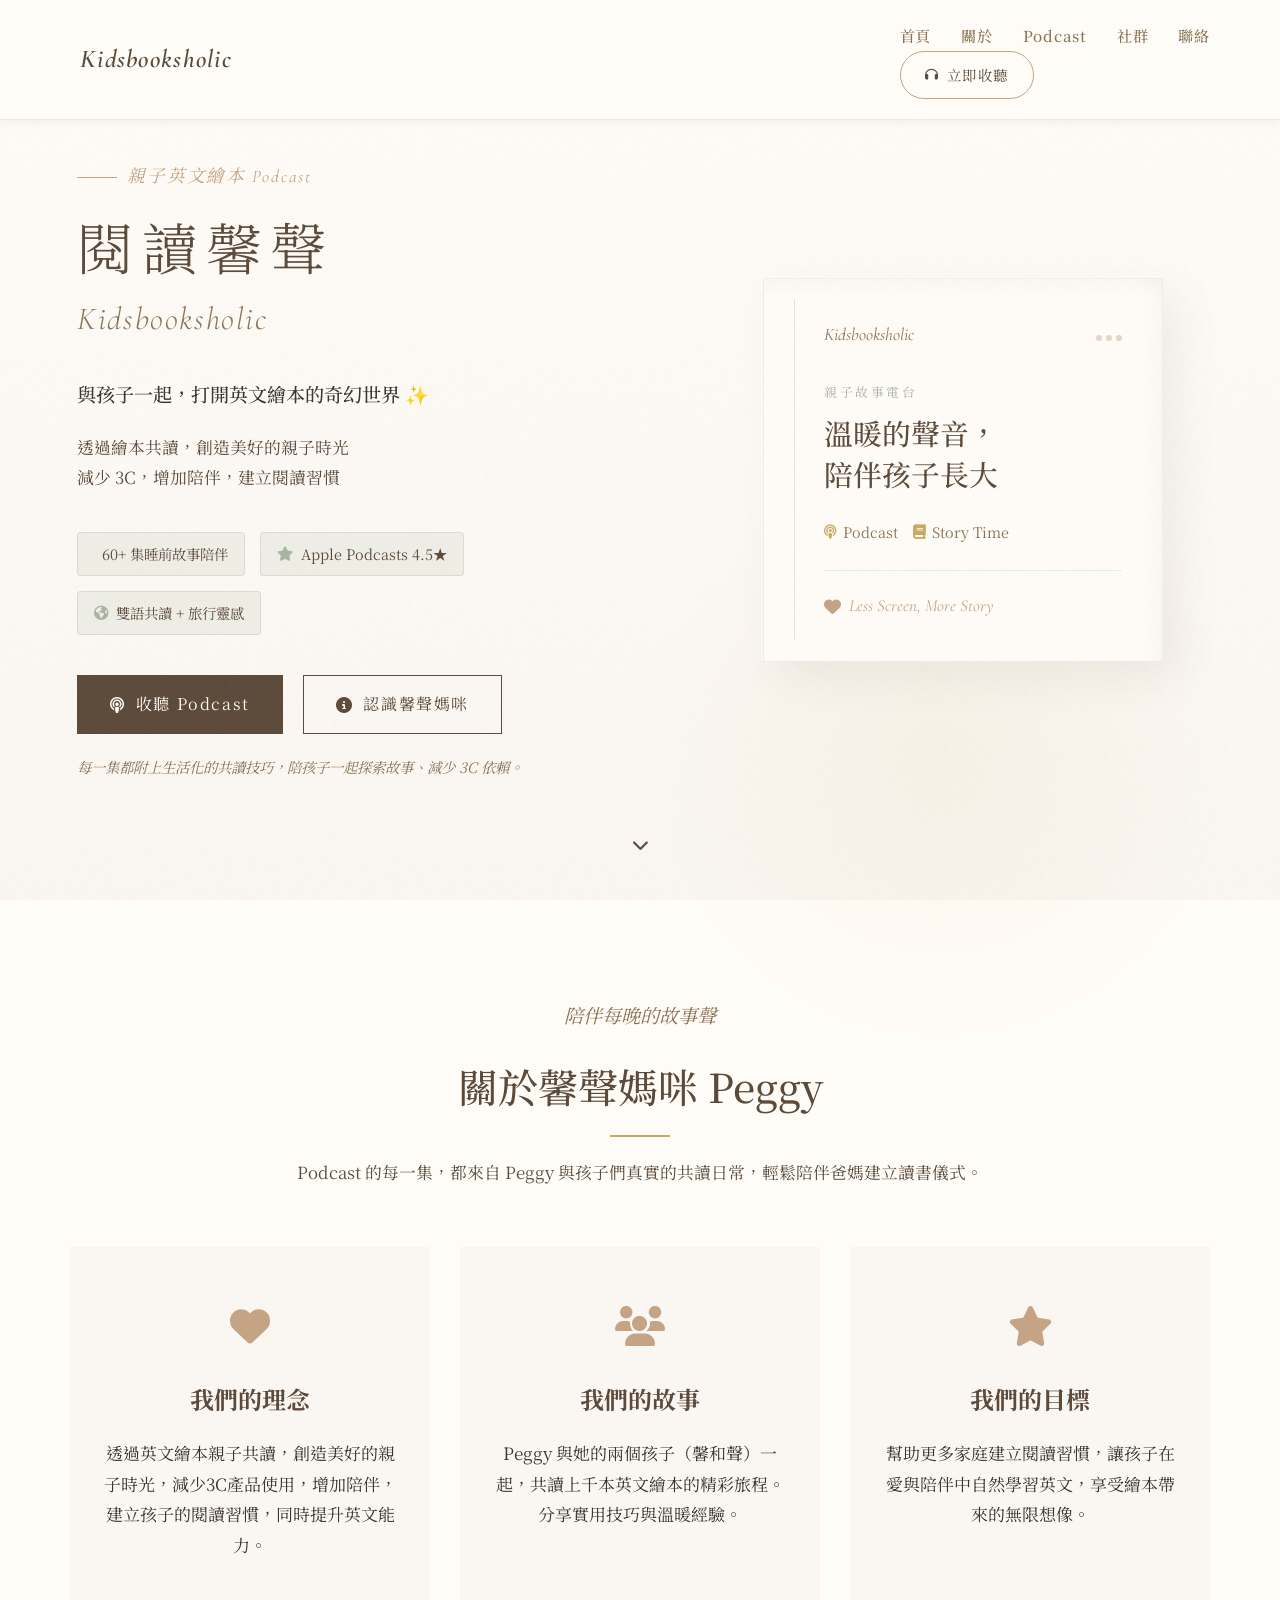
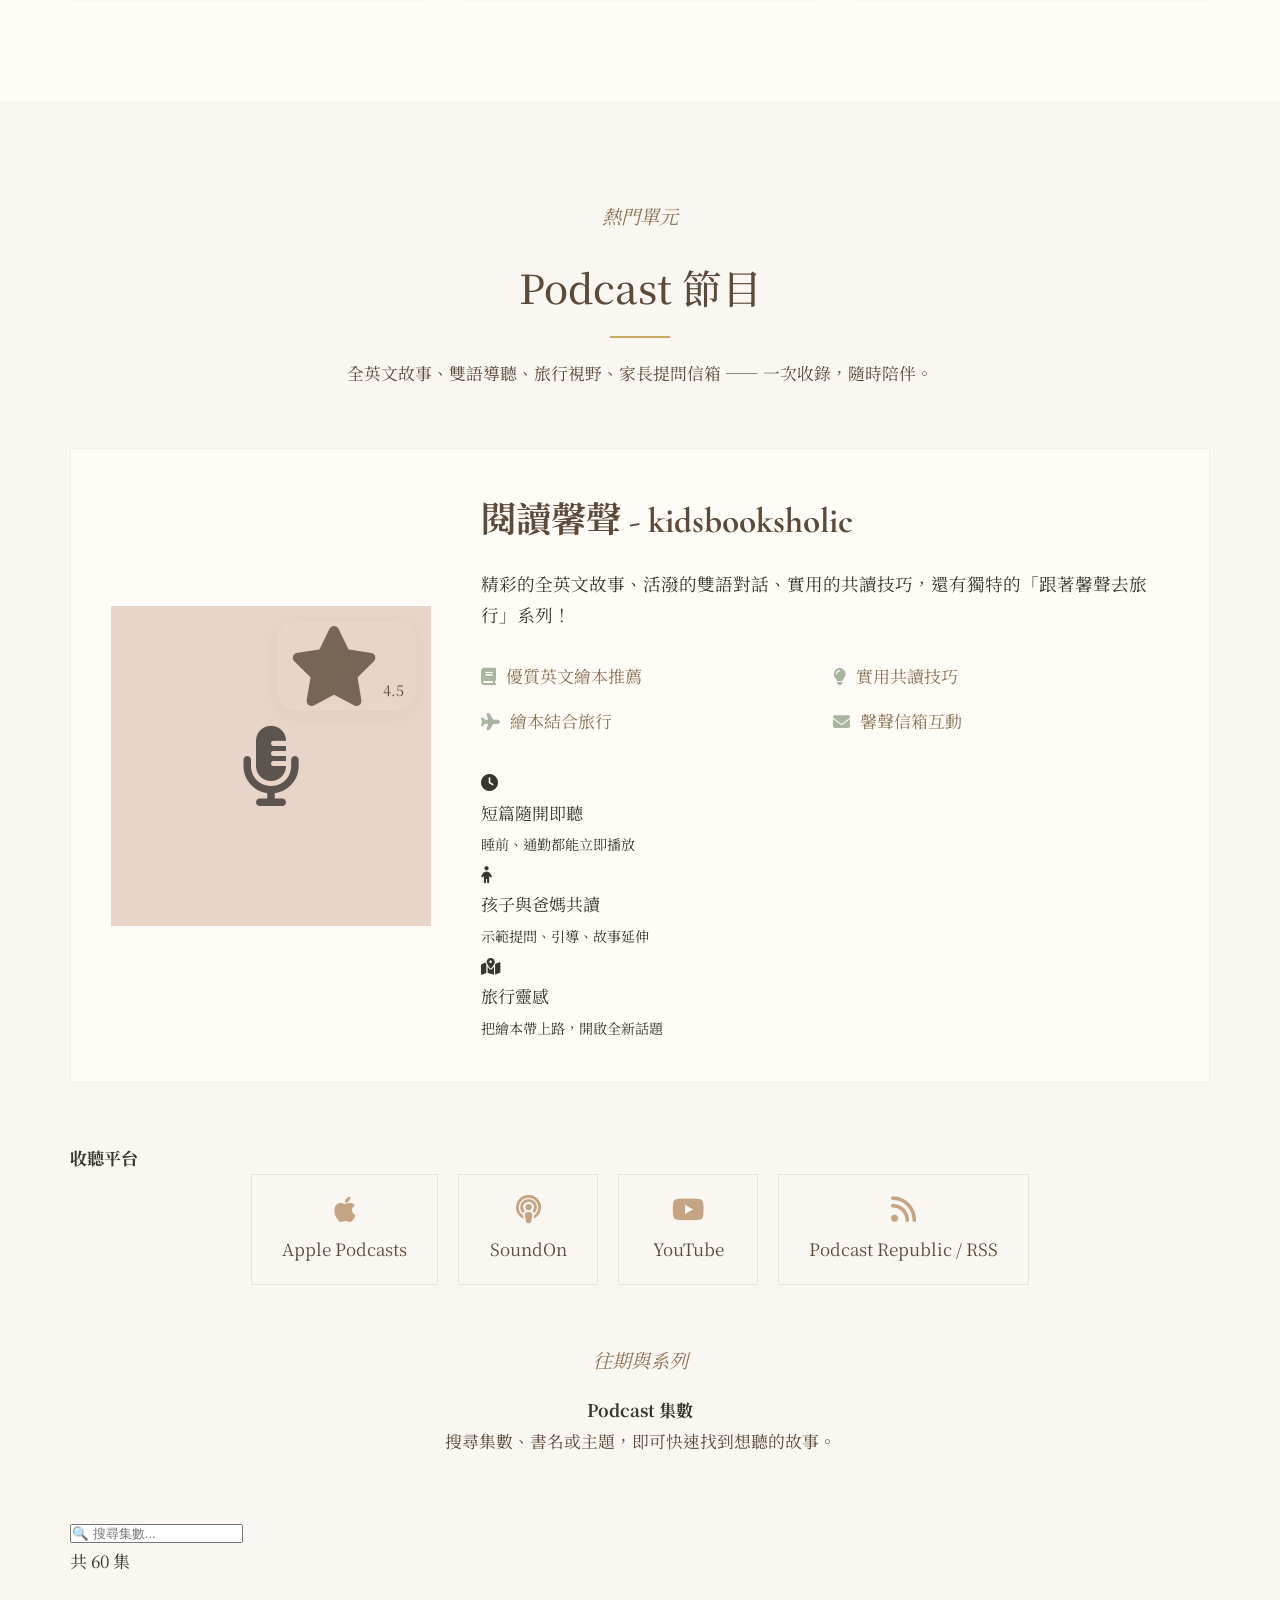
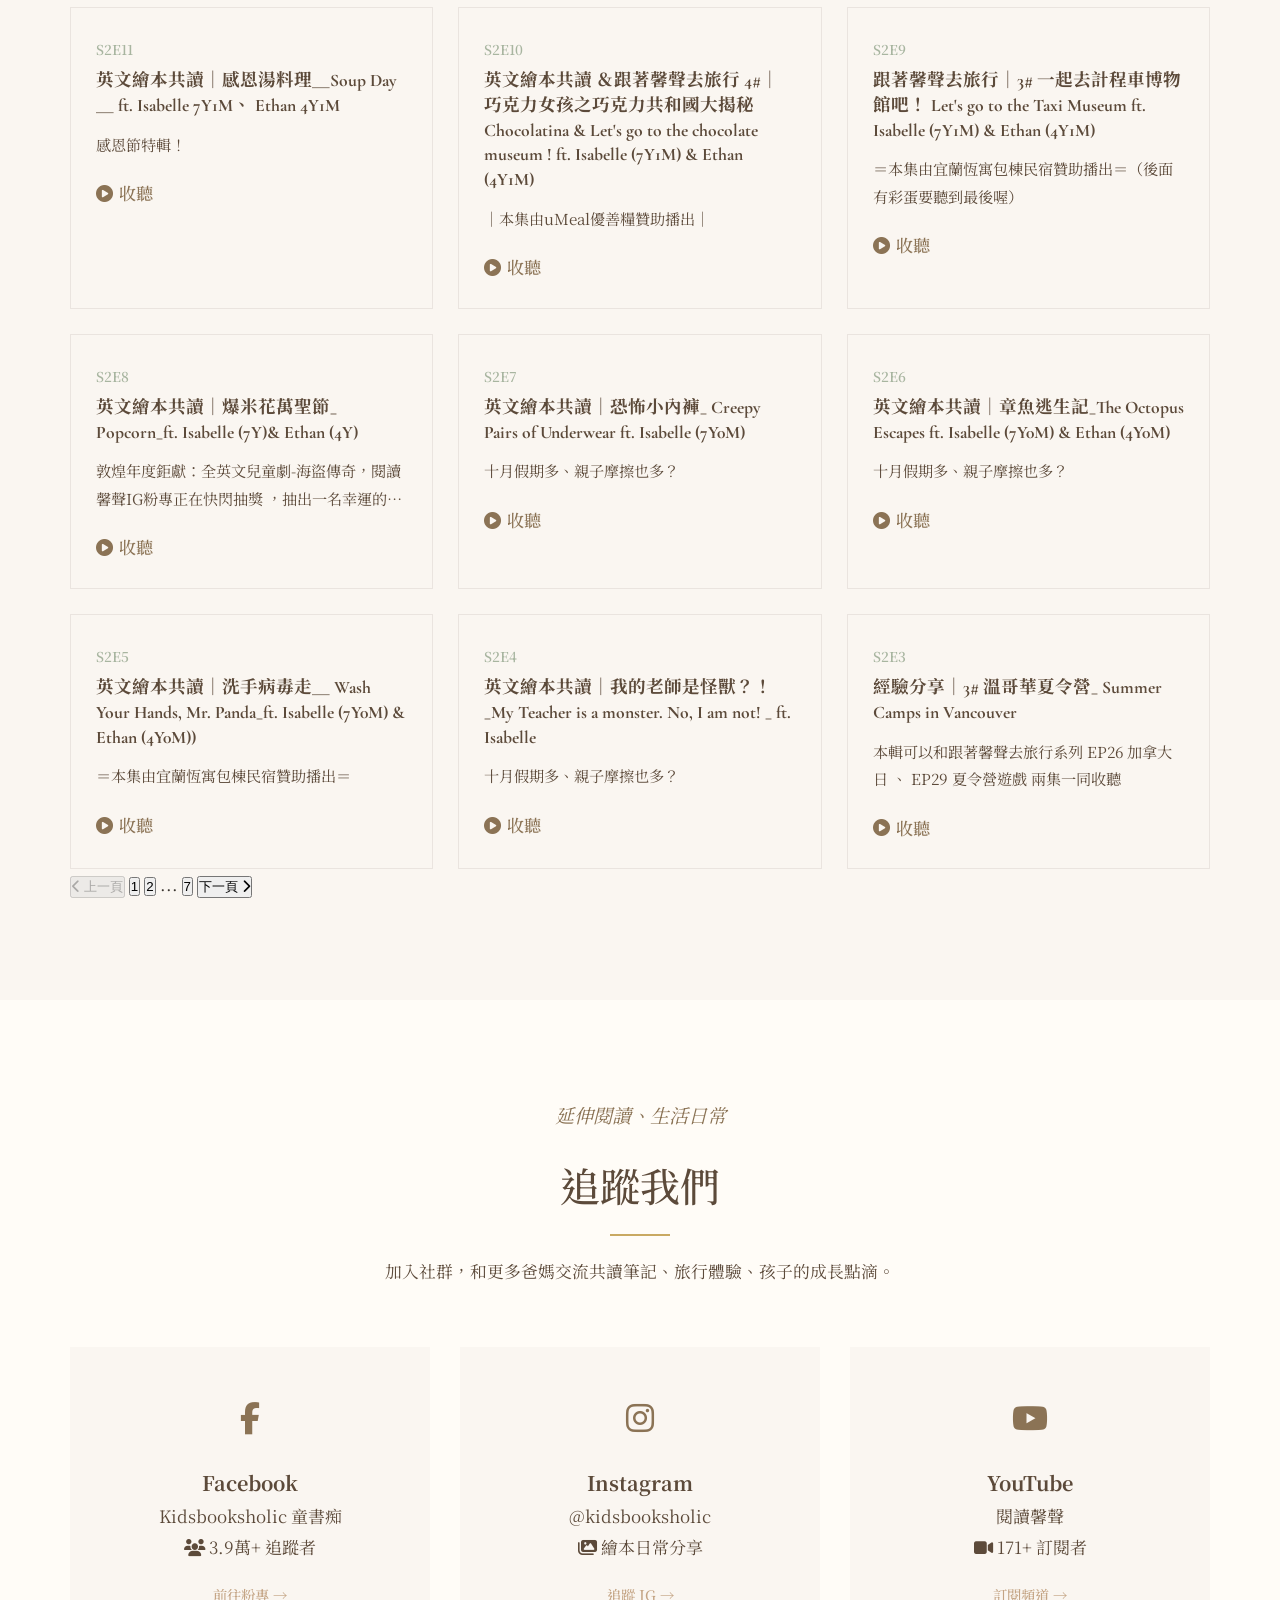
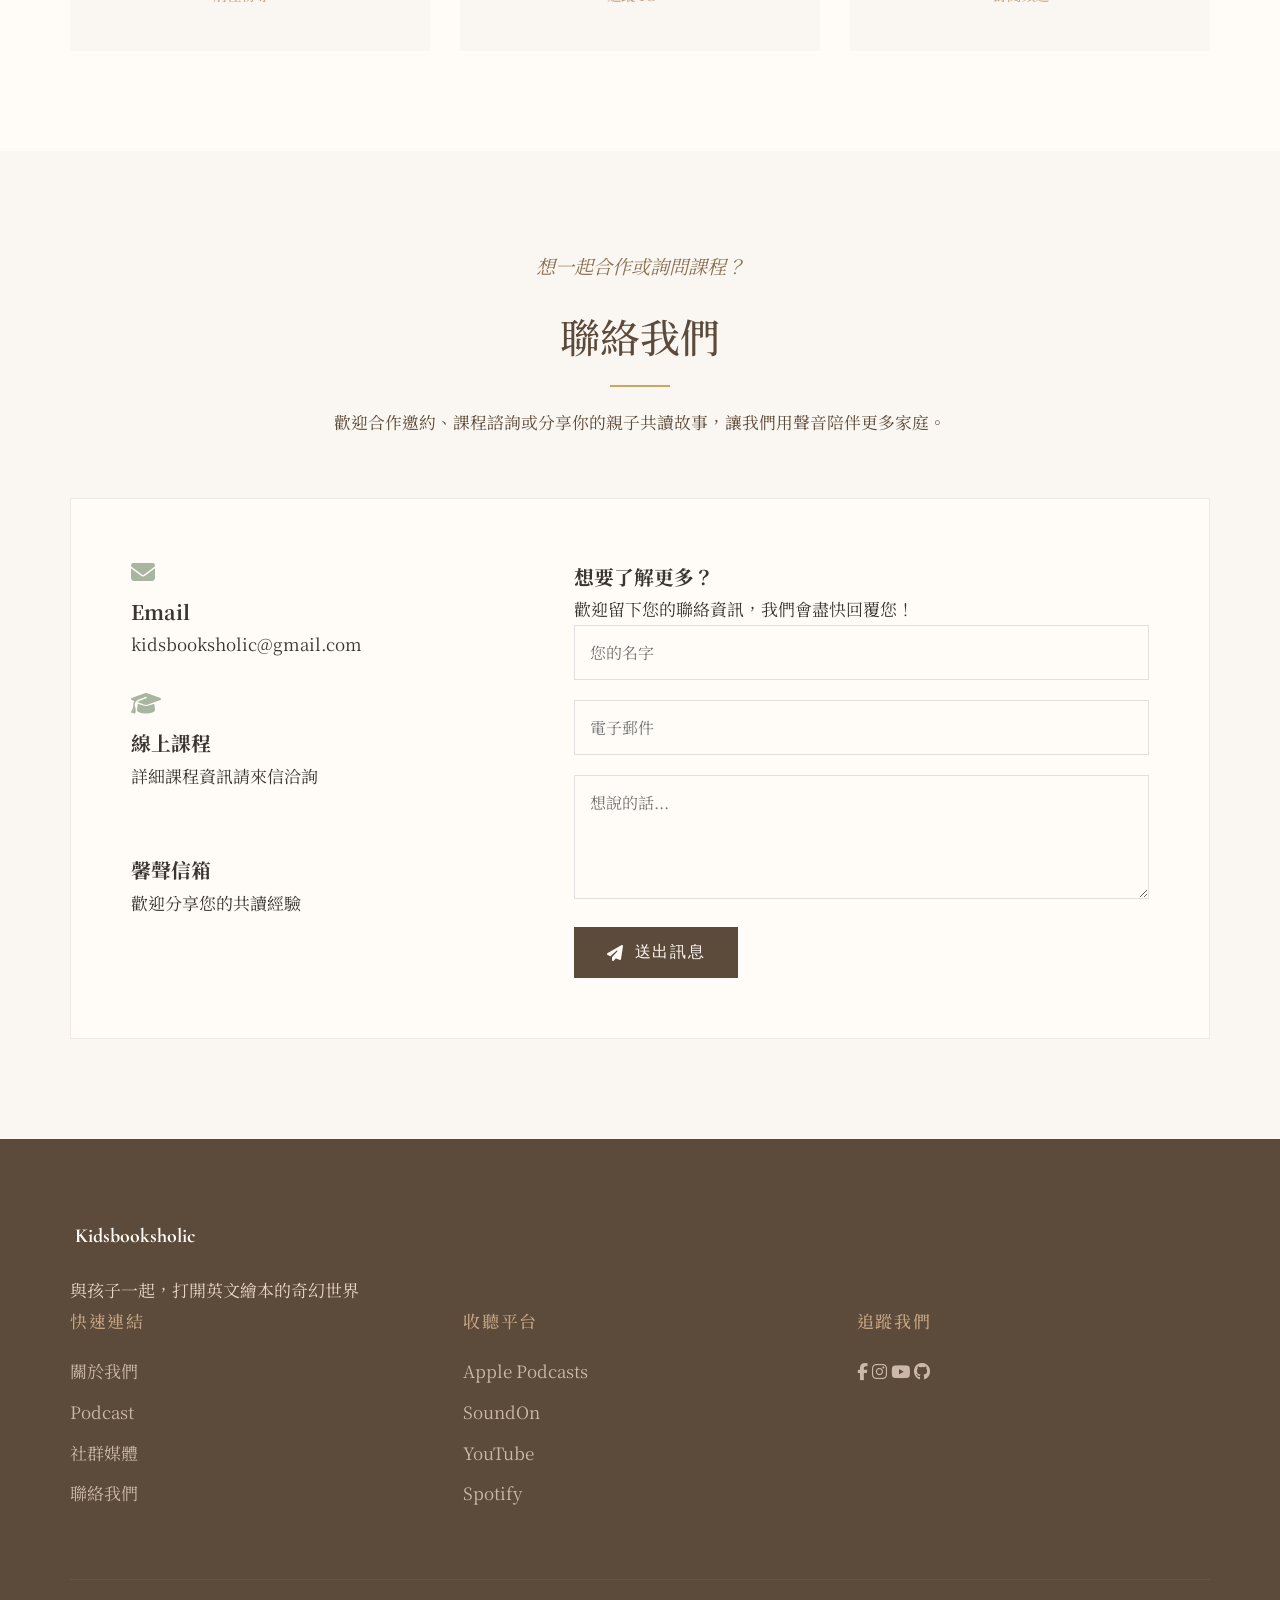
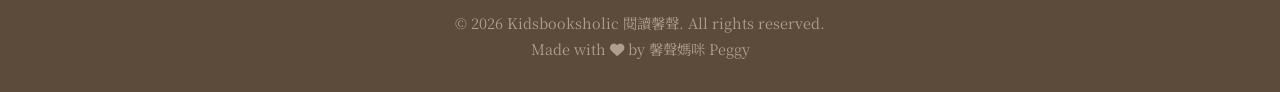
<file: index.html>
<!DOCTYPE html>
<html lang="zh-TW">

<head>
    <meta charset="UTF-8">
    <meta name="viewport" content="width=device-width, initial-scale=1.0">
    <meta name="description" content="閱讀馨聲 - kidsbooksholic，Peggy 馨聲媽咪的英文繪本親子共讀 Podcast，分享優質英文繪本與共讀技巧">
    <meta name="keywords" content="英文繪本,親子共讀,kidsbooksholic,馨聲媽咪,Podcast,兒童英語">
    <meta name="author" content="Peggy 馨聲媽咪">

    <!-- Open Graph / Facebook -->
    <meta property="og:type" content="website">
    <meta property="og:title" content="閱讀馨聲 - Kidsbooksholic | 馨聲媽咪的英文繪本世界">
    <meta property="og:description" content="與孩子一起，打開英文繪本的奇幻世界。精彩的全英文故事、活潑的雙語對話、實用的共讀技巧。">
    <meta property="og:site_name" content="Kidsbooksholic">

    <!-- Twitter Card -->
    <meta name="twitter:card" content="summary_large_image">
    <meta name="twitter:title" content="閱讀馨聲 - Kidsbooksholic">
    <meta name="twitter:description" content="與孩子一起，打開英文繪本的奇幻世界">

    <title>閱讀馨聲 - Kidsbooksholic | 馨聲媽咪的英文繪本世界</title>

    <!-- Favicon -->
    <link rel="icon"
        href="data:image/svg+xml,<svg xmlns=%22http://www.w3.org/2000/svg%22 viewBox=%220 0 100 100%22><text y=%22.9em%22 font-size=%2290%22>📚</text></svg>">

    <!-- Google Fonts -->
    <link rel="preconnect" href="https://fonts.googleapis.com">
    <link rel="preconnect" href="https://fonts.gstatic.com" crossorigin>
    <link
        href="https://fonts.googleapis.com/css2?family=Noto+Serif+TC:wght@300;400;500;600;700&family=Cormorant+Garamond:ital,wght@0,300;0,400;0,500;1,300;1,400&display=swap"
        rel="stylesheet">

    <!-- Font Awesome for Icons -->
    <link rel="stylesheet" href="https://cdnjs.cloudflare.com/ajax/libs/font-awesome/6.4.0/css/all.min.css">

    <link rel="stylesheet" href="style.css">
</head>

<body>
    <!-- Navigation -->
    <nav class="navbar">
        <div class="container">
            <div class="nav-brand">
                <i class="fas fa-book-heart"></i>
                <span>Kidsbooksholic</span>
            </div>
            <div class="nav-actions">
                <ul class="nav-menu">
                    <li><a href="#home">首頁</a></li>
                    <li><a href="#about">關於</a></li>
                    <li><a href="#podcast">Podcast</a></li>
                    <li><a href="#social">社群</a></li>
                    <li><a href="#contact">聯絡</a></li>
                </ul>
                <a class="nav-cta" href="#podcast">
                    <i class="fas fa-headphones"></i>
                    立即收聽
                </a>
            </div>
        </div>
    </nav>

    <!-- Hero Section -->
    <section id="home" class="hero">
        <div class="hero-background"></div>
        <div class="container hero-content">
            <div class="hero-text">
                <div class="hero-badge">親子英文繪本 Podcast</div>
                <h1 class="hero-title">
                    <span class="title-main">閱讀馨聲</span>
                    <span class="title-sub">Kidsbooksholic</span>
                </h1>
                <p class="hero-subtitle">與孩子一起，打開英文繪本的奇幻世界 ✨</p>
                <p class="hero-description">
                    透過繪本共讀，創造美好的親子時光<br>
                    減少 3C，增加陪伴，建立閱讀習慣
                </p>
                <div class="hero-highlights">
                    <span class="highlight-pill"><i class="fas fa-moon-stars"></i>60+ 集睡前故事陪伴</span>
                    <span class="highlight-pill"><i class="fas fa-star"></i>Apple Podcasts 4.5★</span>
                    <span class="highlight-pill"><i class="fas fa-globe-americas"></i>雙語共讀 + 旅行靈感</span>
                </div>
                <div class="hero-buttons">
                    <a href="#podcast" class="btn btn-primary">
                        <i class="fas fa-podcast"></i> 收聽 Podcast
                    </a>
                    <a href="#about" class="btn btn-secondary">
                        <i class="fas fa-circle-info"></i> 認識馨聲媽咪
                    </a>
                </div>
                <p class="hero-note">每一集都附上生活化的共讀技巧，陪孩子一起探索故事、減少 3C 依賴。</p>
            </div>
            <div class="hero-image">
                <div class="floating-card">
                    <div class="floating-header">
                        <span class="pill">Kidsbooksholic</span>
                        <div class="floating-dots">
                            <span></span><span></span><span></span>
                        </div>
                    </div>
                    <div class="floating-body">
                        <p class="floating-eyebrow">親子故事電台</p>
                        <h4>溫暖的聲音，
                            <br>陪伴孩子長大
                        </h4>
                        <div class="floating-stats">
                            <span><i class="fas fa-podcast"></i>Podcast</span>
                            <span><i class="fas fa-book"></i>Story Time</span>
                        </div>
                        <div class="floating-footer">
                            <i class="fas fa-heart"></i>
                            <span>Less Screen, More Story</span>
                        </div>
                    </div>
                </div>
            </div>
        </div>
        <div class="scroll-indicator">
            <i class="fas fa-chevron-down"></i>
        </div>
    </section>

    <!-- About Section -->
    <section id="about" class="about">
        <div class="container">
            <div class="section-header">
                <p class="section-kicker">陪伴每晚的故事聲</p>
                <h2 class="section-title">關於馨聲媽咪 Peggy</h2>
                <p class="section-subtitle">Podcast 的每一集，都來自 Peggy 與孩子們真實的共讀日常，輕鬆陪伴爸媽建立讀書儀式。</p>
            </div>
            <div class="about-content">
                <div class="about-card">
                    <div class="about-icon">
                        <i class="fas fa-heart"></i>
                    </div>
                    <h3>我們的理念</h3>
                    <p>透過英文繪本親子共讀，創造美好的親子時光，減少3C產品使用，增加陪伴，建立孩子的閱讀習慣，同時提升英文能力。</p>
                </div>
                <div class="about-card">
                    <div class="about-icon">
                        <i class="fas fa-users"></i>
                    </div>
                    <h3>我們的故事</h3>
                    <p>Peggy 與她的兩個孩子（馨和聲）一起，共讀上千本英文繪本的精彩旅程。分享實用技巧與溫暖經驗。</p>
                </div>
                <div class="about-card">
                    <div class="about-icon">
                        <i class="fas fa-star"></i>
                    </div>
                    <h3>我們的目標</h3>
                    <p>幫助更多家庭建立閱讀習慣，讓孩子在愛與陪伴中自然學習英文，享受繪本帶來的無限想像。</p>
                </div>
            </div>
        </div>
    </section>

    <!-- Podcast Section -->
    <section id="podcast" class="podcast">
        <div class="container">
            <div class="section-header">
                <p class="section-kicker">熱門單元</p>
                <h2 class="section-title">Podcast 節目</h2>
                <p class="section-subtitle">全英文故事、雙語導聽、旅行視野、家長提問信箱 —— 一次收錄，隨時陪伴。</p>
            </div>
            <div class="podcast-intro">
                <div class="podcast-cover">
                    <i class="fas fa-microphone-lines"></i>
                    <div class="rating">
                        <i class="fas fa-star"></i>
                        <span>4.5</span>
                    </div>
                </div>
                <div class="podcast-info">
                    <h3>閱讀馨聲 - kidsbooksholic</h3>
                    <p class="podcast-desc">
                        精彩的全英文故事、活潑的雙語對話、實用的共讀技巧，還有獨特的「跟著馨聲去旅行」系列！
                    </p>
                    <div class="podcast-features">
                        <div class="feature">
                            <i class="fas fa-book"></i>
                            <span>優質英文繪本推薦</span>
                        </div>
                        <div class="feature">
                            <i class="fas fa-lightbulb"></i>
                            <span>實用共讀技巧</span>
                        </div>
                        <div class="feature">
                            <i class="fas fa-plane"></i>
                            <span>繪本結合旅行</span>
                        </div>
                        <div class="feature">
                            <i class="fas fa-envelope"></i>
                            <span>馨聲信箱互動</span>
                        </div>
                    </div>
                    <div class="podcast-meta">
                        <div class="meta-item">
                            <i class="fas fa-clock"></i>
                            <div>
                                <p>短篇隨開即聽</p>
                                <small>睡前、通勤都能立即播放</small>
                            </div>
                        </div>
                        <div class="meta-item">
                            <i class="fas fa-child"></i>
                            <div>
                                <p>孩子與爸媽共讀</p>
                                <small>示範提問、引導、故事延伸</small>
                            </div>
                        </div>
                        <div class="meta-item">
                            <i class="fas fa-map-location-dot"></i>
                            <div>
                                <p>旅行靈感</p>
                                <small>把繪本帶上路，開啟全新話題</small>
                            </div>
                        </div>
                    </div>
                </div>
            </div>

            <!-- Podcast Platforms -->
            <div class="platforms">
                <h4>收聽平台</h4>
                <div class="platform-grid">
                    <a href="https://podcasts.apple.com/tw/podcast/kidsbooksholic/id1523394301" class="platform-card"
                        target="_blank">
                        <i class="fab fa-apple"></i>
                        <span>Apple Podcasts</span>
                    </a>
                    <a href="https://player.soundon.fm/p/ca75157b-90d1-48de-877b-72520bd27f8d" class="platform-card"
                        target="_blank">
                        <i class="fas fa-podcast"></i>
                        <span>SoundOn</span>
                    </a>
                    <a href="https://www.youtube.com/@kidsbooksholic" class="platform-card" target="_blank">
                        <i class="fab fa-youtube"></i>
                        <span>YouTube</span>
                    </a>
                    <a href="https://sniperhk.github.io/kidsbooksholic-site/feed.xml" class="platform-card"
                        target="_blank" rel="noopener">
                        <i class="fas fa-rss"></i>
                        <span>Podcast Republic / RSS</span>
                    </a>
                </div>
            </div>

            <!-- Episodes List -->
            <div class="episodes-section">
                <div class="section-header">
                    <p class="section-kicker">往期與系列</p>
                    <h4>Podcast 集數</h4>
                    <p class="section-subtitle episodes-subtitle">搜尋集數、書名或主題，即可快速找到想聽的故事。</p>
                </div>
                <div class="episodes-controls">
                    <input type="text" id="episodeSearch" class="episode-search" placeholder="🔍 搜尋集數...">
                    <div class="episode-stats">
                        <span id="episodeCount">共 61 集</span>
                    </div>
                </div>
                <div class="episodes-grid" id="episodesGrid">
                    <!-- Episodes will be populated by JavaScript -->
                </div>
                <div class="pagination" id="pagination">
                    <!-- Pagination buttons will be added by JavaScript -->
                </div>
            </div>
        </div>
    </section>

    <!-- Social Media Section -->
    <section id="social" class="social">
        <div class="container">
            <div class="section-header">
                <p class="section-kicker">延伸閱讀、生活日常</p>
                <h2 class="section-title">追蹤我們</h2>
                <p class="section-subtitle">加入社群，和更多爸媽交流共讀筆記、旅行體驗、孩子的成長點滴。</p>
            </div>
            <div class="social-grid">
                <a href="https://www.facebook.com/kidsbooksholic" class="social-card facebook" target="_blank">
                    <div class="social-icon">
                        <i class="fab fa-facebook-f"></i>
                    </div>
                    <h3>Facebook</h3>
                    <p class="social-handle">Kidsbooksholic 童書痴</p>
                    <p class="social-stats">
                        <i class="fas fa-users"></i> 3.9萬+ 追蹤者
                    </p>
                    <span class="social-cta">前往粉專 →</span>
                </a>

                <a href="https://www.instagram.com/kidsbooksholic" class="social-card instagram" target="_blank">
                    <div class="social-icon">
                        <i class="fab fa-instagram"></i>
                    </div>
                    <h3>Instagram</h3>
                    <p class="social-handle">@kidsbooksholic</p>
                    <p class="social-stats">
                        <i class="fas fa-images"></i> 繪本日常分享
                    </p>
                    <span class="social-cta">追蹤 IG →</span>
                </a>

                <a href="https://www.youtube.com/@kidsbooksholic" class="social-card youtube" target="_blank">
                    <div class="social-icon">
                        <i class="fab fa-youtube"></i>
                    </div>
                    <h3>YouTube</h3>
                    <p class="social-handle">閱讀馨聲</p>
                    <p class="social-stats">
                        <i class="fas fa-video"></i> 171+ 訂閱者
                    </p>
                    <span class="social-cta">訂閱頻道 →</span>
                </a>
            </div>
        </div>
    </section>

    <!-- Contact Section -->
    <section id="contact" class="contact">
        <div class="container">
            <div class="section-header">
                <p class="section-kicker">想一起合作或詢問課程？</p>
                <h2 class="section-title">聯絡我們</h2>
                <p class="section-subtitle">歡迎合作邀約、課程諮詢或分享你的親子共讀故事，讓我們用聲音陪伴更多家庭。</p>
            </div>
            <div class="contact-content">
                <div class="contact-info">
                    <div class="contact-card">
                        <i class="fas fa-envelope"></i>
                        <h3>Email</h3>
                        <p><a href="mailto:kidsbooksholic@gmail.com"
                                style="color: inherit; text-decoration: none;">kidsbooksholic@gmail.com</a></p>
                    </div>
                    <div class="contact-card">
                        <i class="fas fa-graduation-cap"></i>
                        <h3>線上課程</h3>
                        <p>詳細課程資訊請來信洽詢</p>
                    </div>
                    <div class="contact-card">
                        <i class="fas fa-mailbox"></i>
                        <h3>馨聲信箱</h3>
                        <p>歡迎分享您的共讀經驗</p>
                    </div>
                </div>
                <div class="contact-form-wrapper">
                    <h3>想要了解更多？</h3>
                    <p>歡迎留下您的聯絡資訊，我們會盡快回覆您！</p>
                    <form class="contact-form">
                        <input type="text" placeholder="您的名字" required>
                        <input type="email" placeholder="電子郵件" required>
                        <textarea placeholder="想說的話..." rows="4" required></textarea>
                        <button type="submit" class="btn btn-primary">
                            <i class="fas fa-paper-plane"></i> 送出訊息
                        </button>
                    </form>
                </div>
            </div>
        </div>
    </section>

    <!-- Footer -->
    <footer class="footer">
        <div class="container">
            <div class="footer-content">
                <div class="footer-brand">
                    <h3>
                        <i class="fas fa-book-heart"></i>
                        Kidsbooksholic
                    </h3>
                    <p>與孩子一起，打開英文繪本的奇幻世界</p>
                </div>
                <div class="footer-links">
                    <div class="footer-column">
                        <h4>快速連結</h4>
                        <ul>
                            <li><a href="#about">關於我們</a></li>
                            <li><a href="#podcast">Podcast</a></li>
                            <li><a href="#social">社群媒體</a></li>
                            <li><a href="#contact">聯絡我們</a></li>
                        </ul>
                    </div>
                    <div class="footer-column">
                        <h4>收聽平台</h4>
                        <ul>
                            <li><a href="https://podcasts.apple.com/tw/podcast/kidsbooksholic/id1523394301"
                                    target="_blank" rel="noopener">Apple Podcasts</a></li>
                            <li><a href="https://player.soundon.fm/p/ca75157b-90d1-48de-877b-72520bd27f8d"
                                    target="_blank" rel="noopener">SoundOn</a></li>
                            <li><a href="https://www.youtube.com/@kidsbooksholic" target="_blank"
                                    rel="noopener">YouTube</a></li>
                            <li><a href="https://open.spotify.com/" target="_blank" rel="noopener">Spotify</a></li>
                        </ul>
                    </div>
                    <div class="footer-column">
                        <h4>追蹤我們</h4>
                        <div class="footer-social">
                            <a href="https://www.facebook.com/kidsbooksholic" target="_blank" rel="noopener"
                                aria-label="Facebook"><i class="fab fa-facebook-f"></i></a>
                            <a href="https://www.instagram.com/kidsbooksholic" target="_blank" rel="noopener"
                                aria-label="Instagram"><i class="fab fa-instagram"></i></a>
                            <a href="https://www.youtube.com/@kidsbooksholic" target="_blank" rel="noopener"
                                aria-label="YouTube"><i class="fab fa-youtube"></i></a>
                            <a href="https://github.com/sniperHK/kidsbooksholic-site" target="_blank" rel="noopener"
                                aria-label="GitHub"><i class="fab fa-github"></i></a>
                        </div>
                    </div>
                </div>
            </div>
            <div class="footer-bottom">
                <p>&copy; 2024 Kidsbooksholic 閱讀馨聲. All rights reserved.</p>
                <p>Made with <i class="fas fa-heart"></i> by 馨聲媽咪 Peggy</p>
            </div>
        </div>
    </footer>

    <script src="script.js"></script>
</body>

</html>
</file>
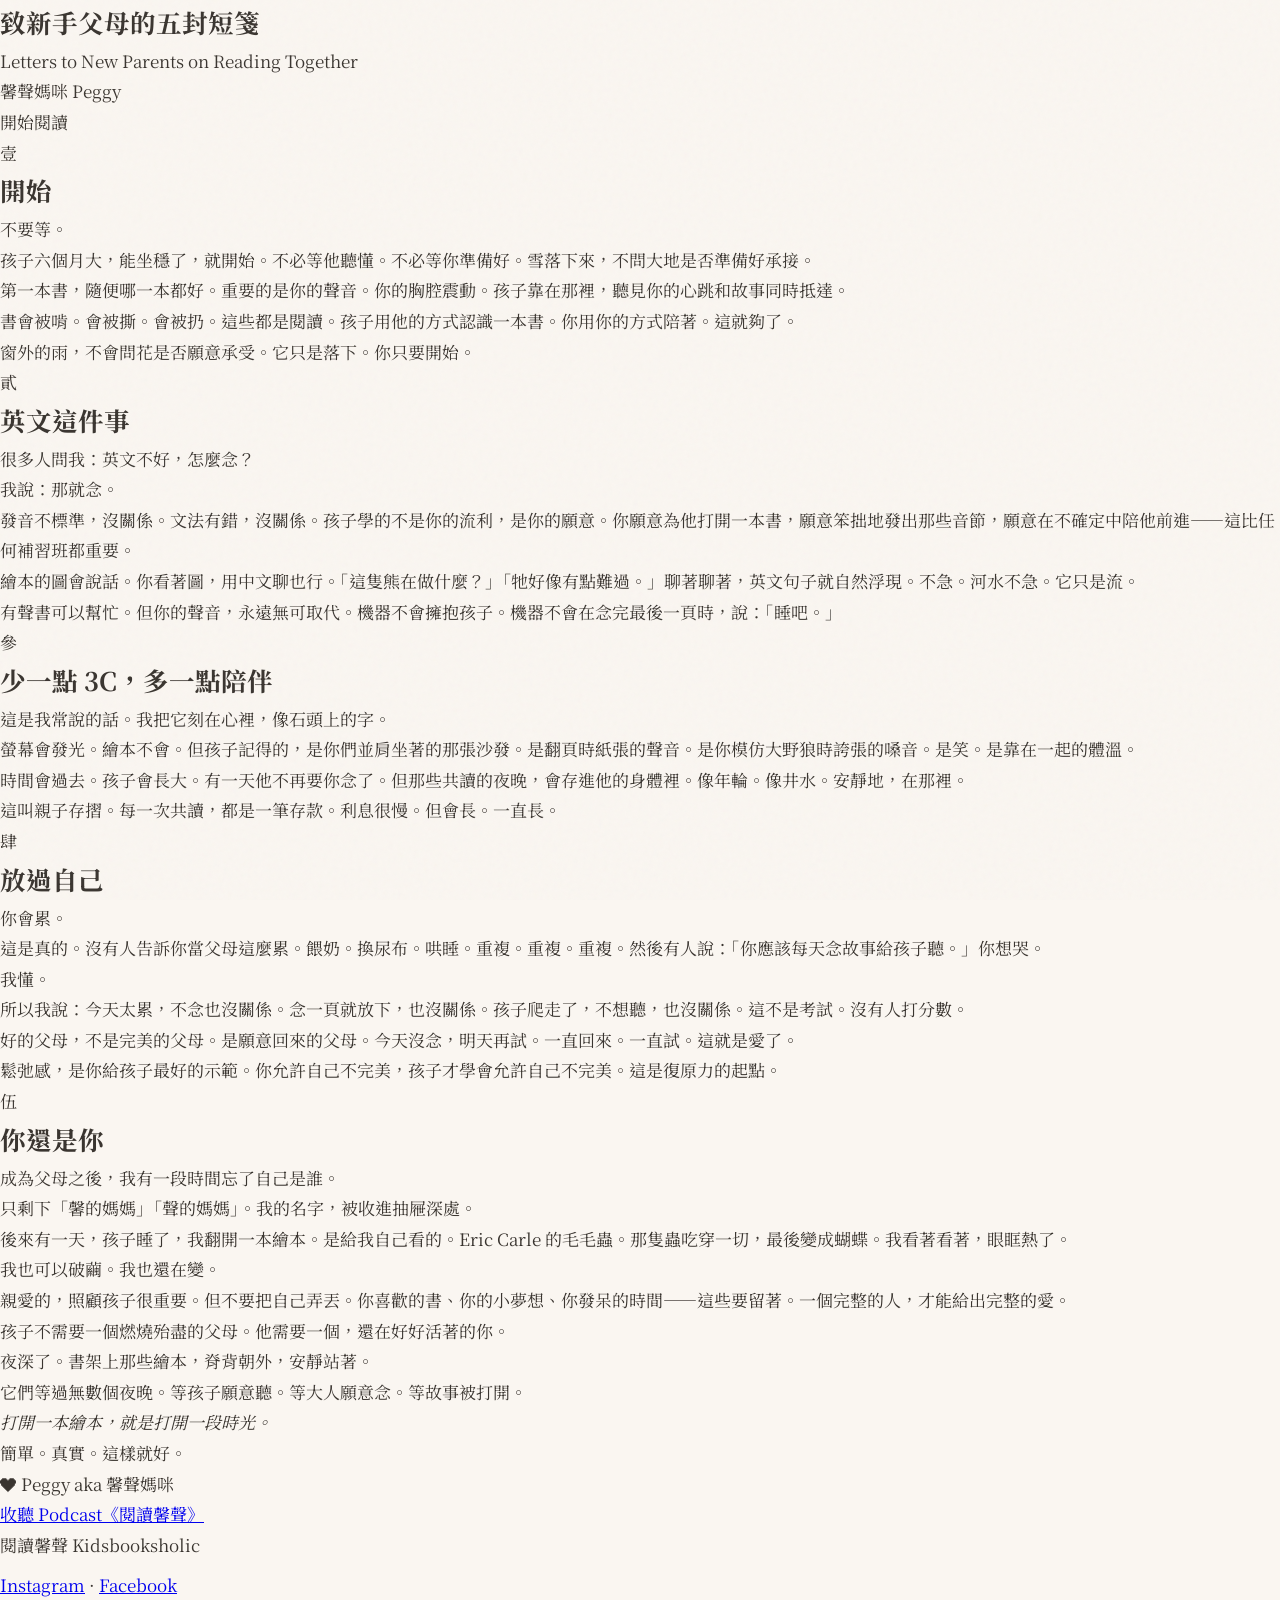
<file: design_reference.html>
<!DOCTYPE html>
<html lang="zh-TW">

<head>
    <meta charset="UTF-8">
    <meta name="viewport" content="width=device-width, initial-scale=1.0">
    <title>致新手父母的五封短箋 | 馨聲媽咪 Peggy</title>
    <link rel="preconnect" href="https://fonts.googleapis.com">
    <link rel="preconnect" href="https://fonts.gstatic.com" crossorigin>
    <link
        href="https://fonts.googleapis.com/css2?family=Noto+Serif+TC:wght@300;400;500;600;700&family=Cormorant+Garamond:ital,wght@0,300;0,400;0,500;1,300;1,400&display=swap"
        rel="stylesheet">
    <link rel="stylesheet" href="style.css">
</head>

<body>
    <!-- Cover -->
    <section class="cover">
        <div class="cover-ornament"></div>
        <h1>致新手父母的五封短箋</h1>
        <p class="subtitle">Letters to New Parents on Reading Together</p>
        <p class="author">馨聲媽咪 <span>Peggy</span></p>
        <div class="scroll-hint">開始閱讀</div>
    </section>

    <!-- Chapter 1 -->
    <article class="chapter" id="chapter-1">
        <span class="chapter-number">壹</span>
        <h2 class="chapter-title">開始</h2>
        <p>不要等。</p>
        <p>孩子六個月大，能坐穩了，就開始。不必等他聽懂。不必等你準備好。<span class="poetic">雪落下來，不問大地是否準備好承接。</span></p>
        <p>第一本書，隨便哪一本都好。重要的是你的聲音。你的胸腔震動。孩子靠在那裡，聽見你的心跳和故事同時抵達。</p>
        <p>書會被啃。會被撕。會被扔。<span class="emphasis">這些都是閱讀。</span>孩子用他的方式認識一本書。你用你的方式陪著。這就夠了。</p>
        <p>窗外的雨，不會問花是否願意承受。它只是落下。你只要開始。</p>
    </article>

    <div class="divider">
        <div class="divider-icon"></div>
    </div>

    <!-- Chapter 2 -->
    <article class="chapter" id="chapter-2">
        <span class="chapter-number">貳</span>
        <h2 class="chapter-title">英文這件事</h2>
        <p>很多人問我：英文不好，怎麼念？</p>
        <p>我說：那就念。</p>
        <p>發音不標準，沒關係。文法有錯，沒關係。孩子學的不是你的流利，<span
                class="emphasis">是你的願意</span>。你願意為他打開一本書，願意笨拙地發出那些音節，願意在不確定中陪他前進——這比任何補習班都重要。</p>
        <p>繪本的圖會說話。你看著圖，用中文聊也行。「這隻熊在做什麼？」「牠好像有點難過。」聊著聊著，英文句子就自然浮現。不急。<span class="poetic">河水不急。它只是流。</span></p>
        <div class="quote-block">
            有聲書可以幫忙。但你的聲音，永遠無可取代。機器不會擁抱孩子。機器不會在念完最後一頁時，說：「睡吧。」
        </div>
    </article>

    <div class="divider">
        <div class="divider-icon"></div>
    </div>

    <!-- Chapter 3 -->
    <article class="chapter" id="chapter-3">
        <span class="chapter-number">參</span>
        <h2 class="chapter-title">少一點 3C，多一點陪伴</h2>
        <p>這是我常說的話。我把它刻在心裡，像石頭上的字。</p>
        <p>螢幕會發光。繪本不會。但孩子記得的，是你們並肩坐著的那張沙發。是翻頁時紙張的聲音。是你模仿大野狼時誇張的嗓音。是笑。是靠在一起的體溫。</p>
        <p>時間會過去。孩子會長大。有一天他不再要你念了。但那些共讀的夜晚，會存進他的身體裡。<span class="poetic">像年輪。像井水。安靜地，在那裡。</span></p>
        <p><span class="emphasis">這叫親子存摺。</span>每一次共讀，都是一筆存款。利息很慢。但會長。一直長。</p>
    </article>

    <div class="divider">
        <div class="divider-icon"></div>
    </div>

    <!-- Chapter 4 -->
    <article class="chapter" id="chapter-4">
        <span class="chapter-number">肆</span>
        <h2 class="chapter-title">放過自己</h2>
        <p>你會累。</p>
        <p>這是真的。沒有人告訴你當父母這麼累。餵奶。換尿布。哄睡。重複。重複。重複。然後有人說：「你應該每天念故事給孩子聽。」你想哭。</p>
        <p>我懂。</p>
        <p>所以我說：今天太累，不念也沒關係。念一頁就放下，也沒關係。孩子爬走了，不想聽，也沒關係。這不是考試。沒有人打分數。</p>
        <p><span class="emphasis">好的父母，不是完美的父母。是願意回來的父母。</span>今天沒念，明天再試。一直回來。一直試。這就是愛了。</p>
        <div class="quote-block">
            鬆弛感，是你給孩子最好的示範。你允許自己不完美，孩子才學會允許自己不完美。這是復原力的起點。
        </div>
    </article>

    <div class="divider">
        <div class="divider-icon"></div>
    </div>

    <!-- Chapter 5 -->
    <article class="chapter" id="chapter-5">
        <span class="chapter-number">伍</span>
        <h2 class="chapter-title">你還是你</h2>
        <p>成為父母之後，我有一段時間忘了自己是誰。</p>
        <p>只剩下「馨的媽媽」「聲的媽媽」。我的名字，被收進抽屜深處。</p>
        <p>後來有一天，孩子睡了，我翻開一本繪本。是給我自己看的。Eric Carle 的毛毛蟲。那隻蟲吃穿一切，最後變成蝴蝶。我看著看著，眼眶熱了。</p>
        <p><span class="poetic">我也可以破繭。我也還在變。</span></p>
        <p>親愛的，照顧孩子很重要。但不要把自己弄丟。你喜歡的書、你的小夢想、你發呆的時間——這些要留著。<span class="emphasis">一個完整的人，才能給出完整的愛。</span></p>
        <p>孩子不需要一個燃燒殆盡的父母。他需要一個，還在好好活著的你。</p>
    </article>

    <!-- Closing -->
    <section class="closing">
        <div class="closing-content">
            <p>夜深了。書架上那些繪本，脊背朝外，安靜站著。</p>
            <p>它們等過無數個夜晚。等孩子願意聽。等大人願意念。等故事被打開。</p>
            <p><em>打開一本繪本，就是打開一段時光。</em></p>
            <p>簡單。真實。這樣就好。</p>

            <div class="signature">
                <span class="heart">❤︎</span>
                <span class="name">Peggy aka 馨聲媽咪</span>
            </div>

            <a href="https://podcasts.apple.com/tw/podcast/閱讀馨聲-kidsbooksholic/id1785525201" class="podcast-link"
                target="_blank">
                收聽 Podcast《閱讀馨聲》
            </a>
        </div>
    </section>

    <footer>
        <p>閱讀馨聲 Kidsbooksholic</p>
        <p style="margin-top: 10px;">
            <a href="https://www.instagram.com/kidsbooksholic" target="_blank">Instagram</a> ·
            <a href="https://www.facebook.com/kidsbooksholic" target="_blank">Facebook</a>
        </p>
    </footer>

    <script src="script.js"></script>
</body>

</html>
</file>
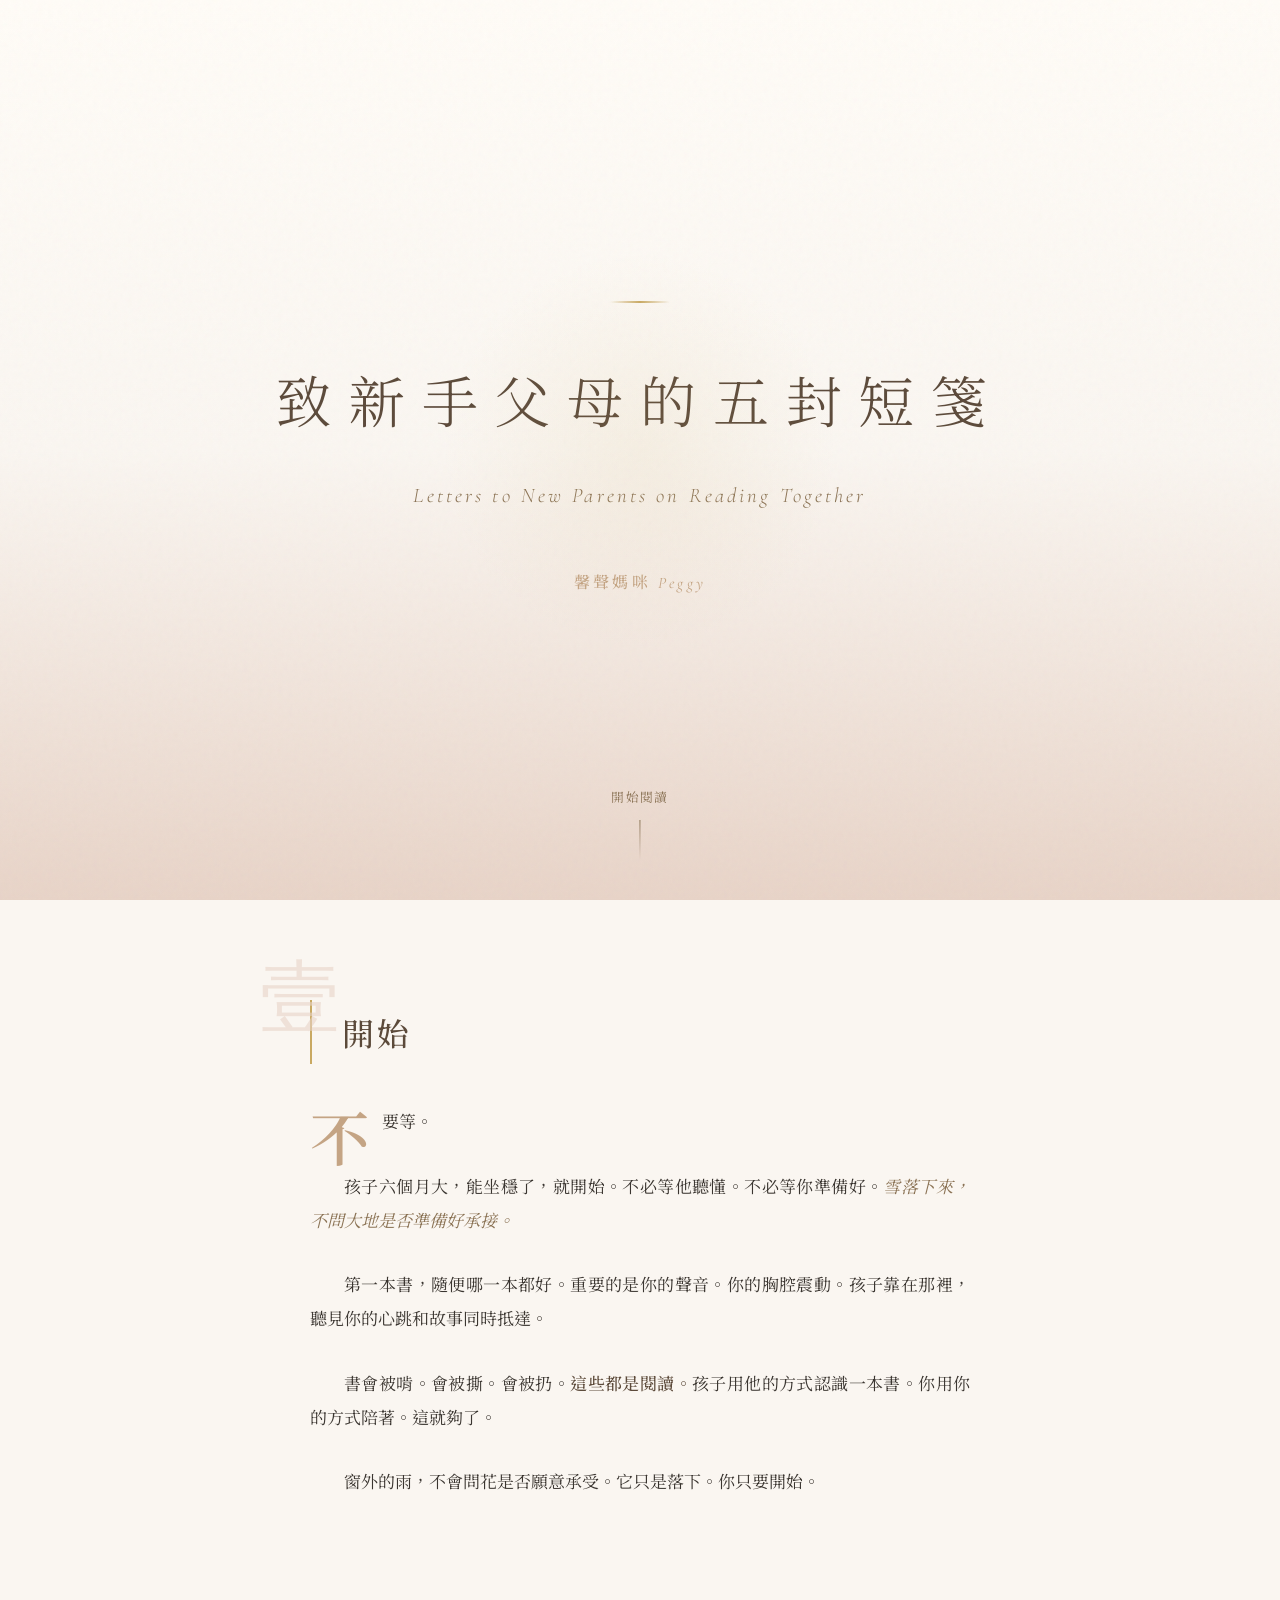
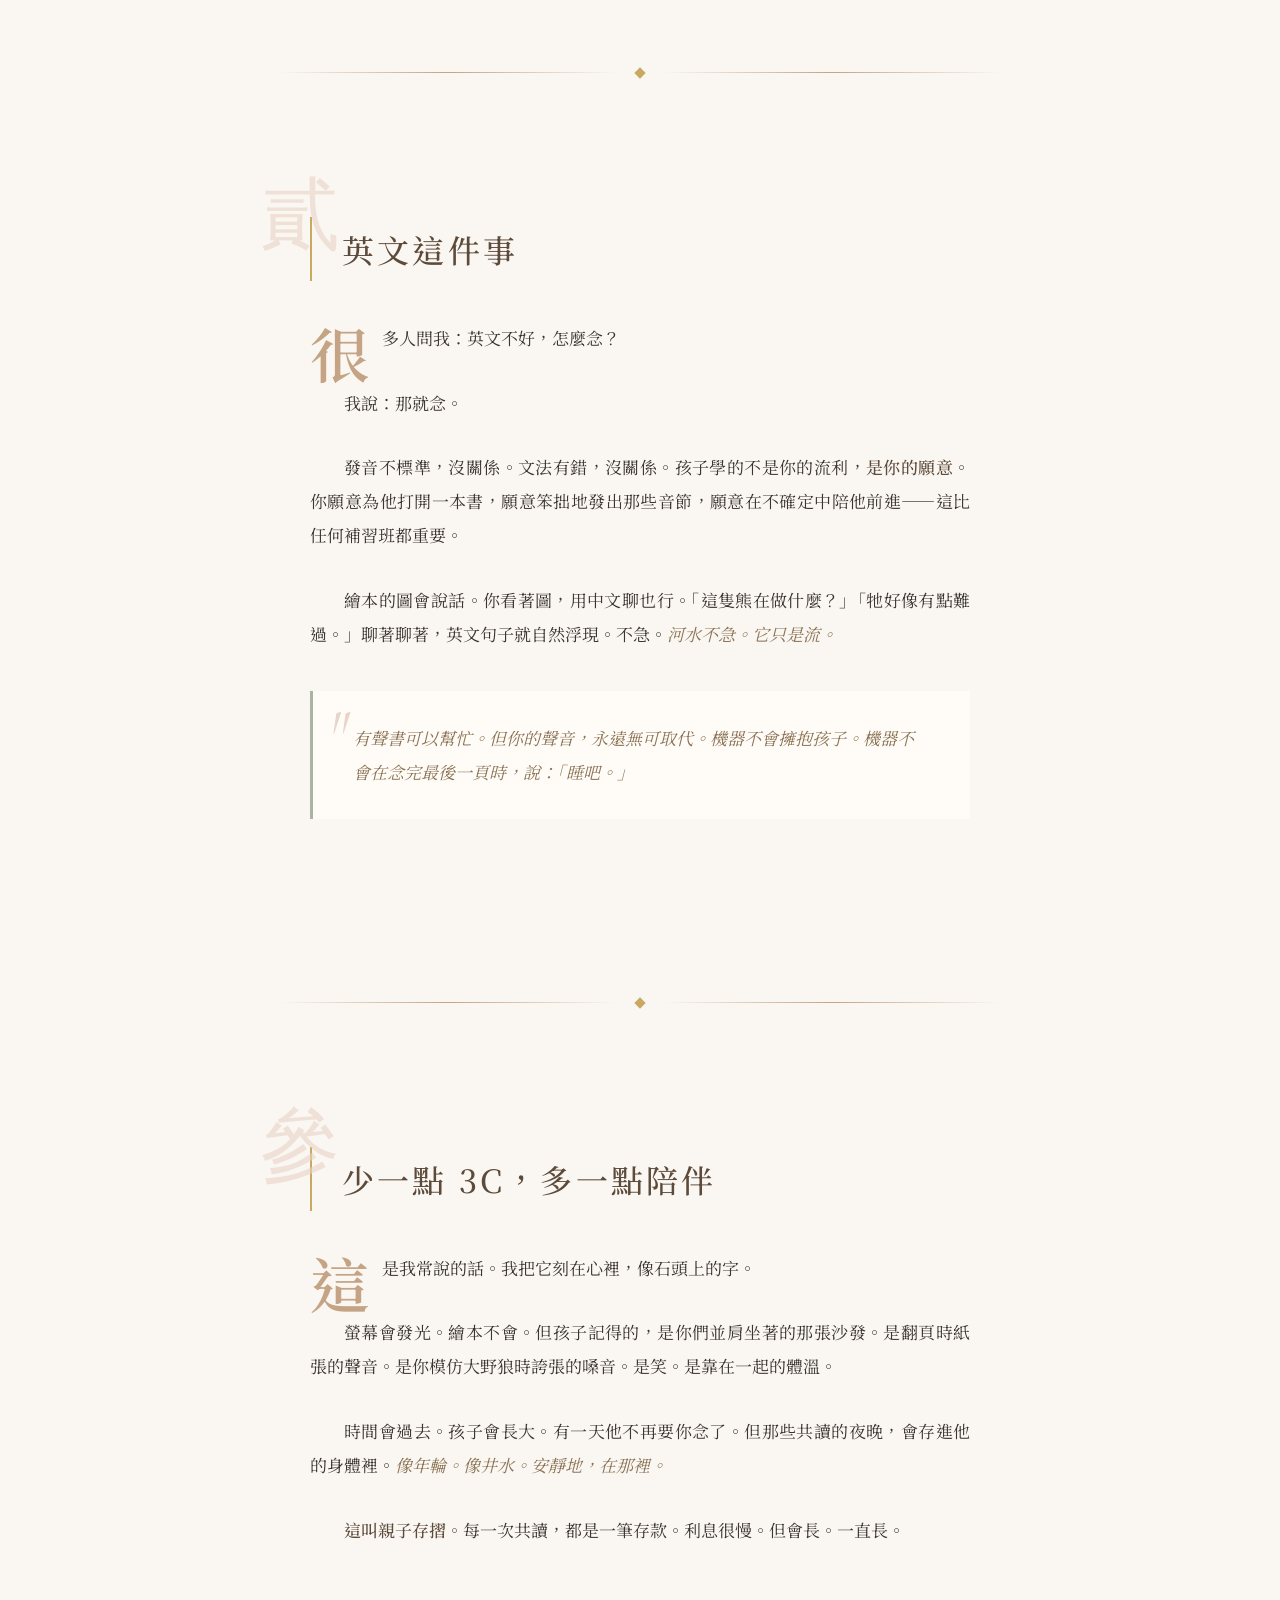
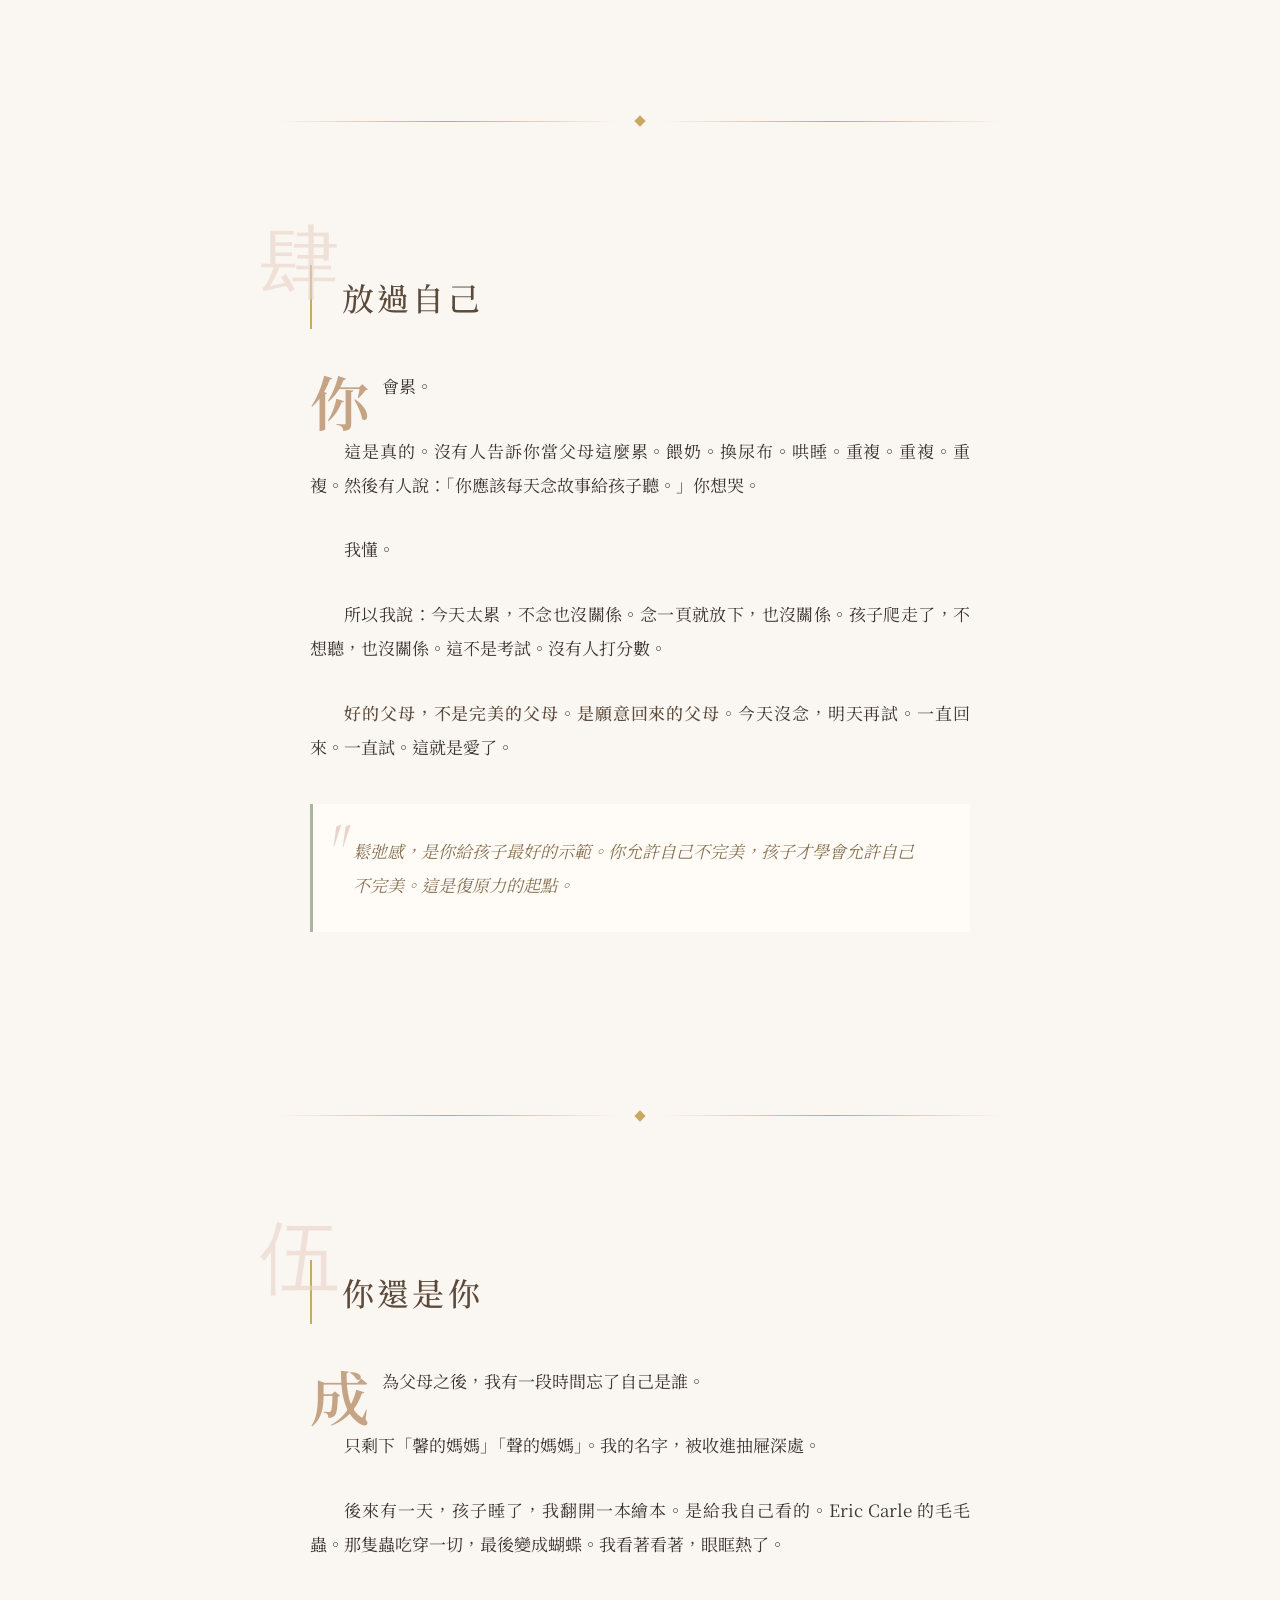
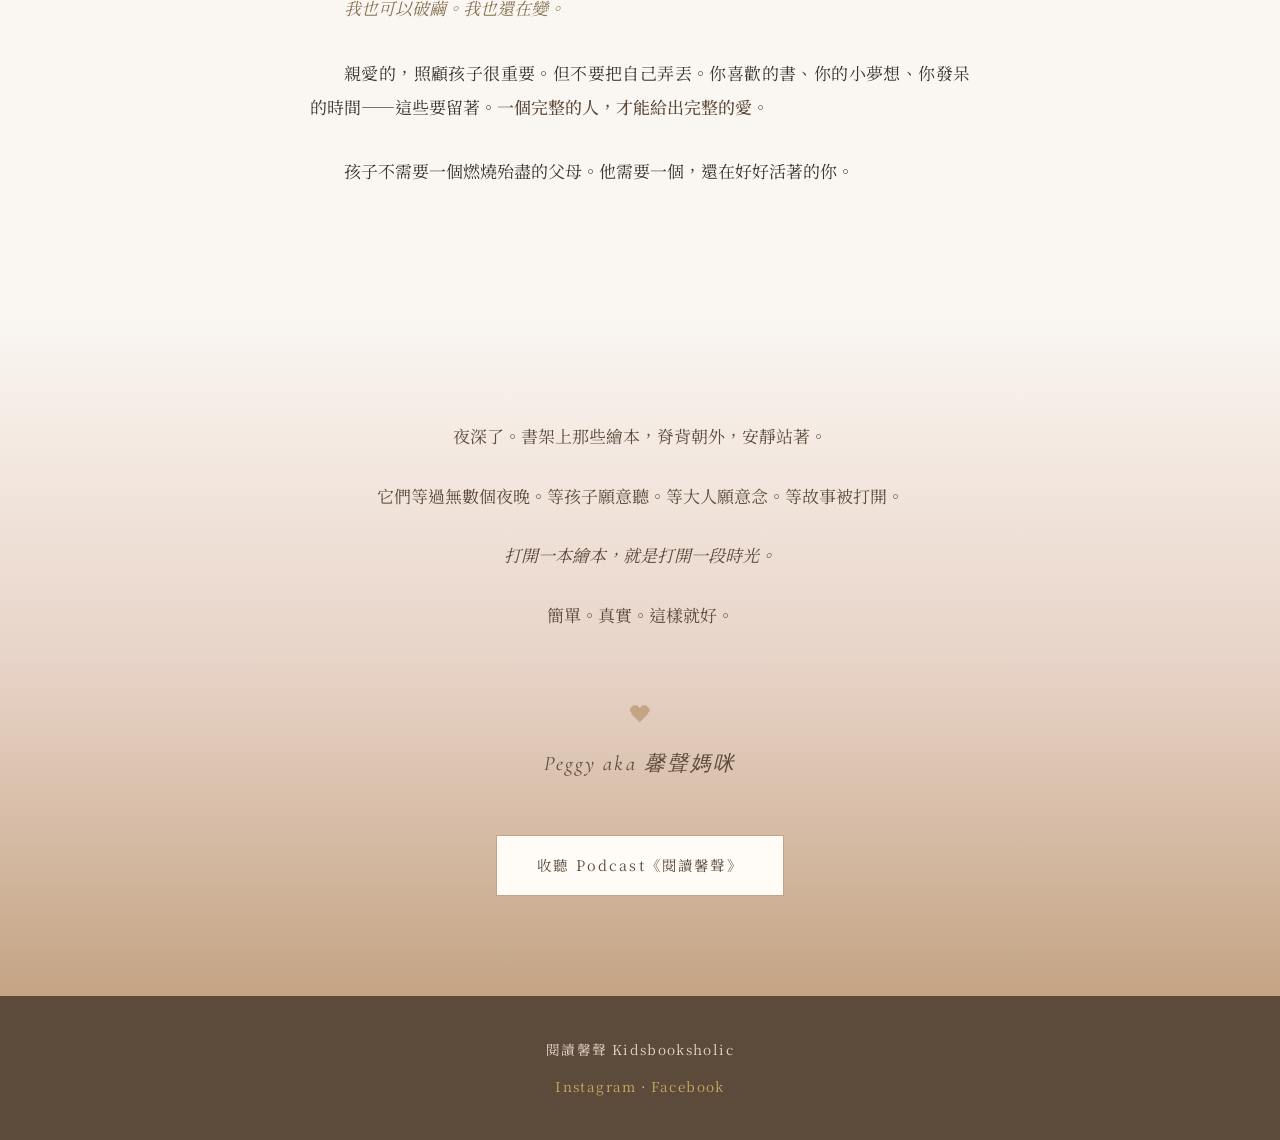
<file: Legacy/致新手父母的五封短箋.html>
<!DOCTYPE html>
<html lang="zh-TW">
<head>
    <meta charset="UTF-8">
    <meta name="viewport" content="width=device-width, initial-scale=1.0">
    <title>致新手父母的五封短箋 | 馨聲媽咪 Peggy</title>
    <link rel="preconnect" href="https://fonts.googleapis.com">
    <link rel="preconnect" href="https://fonts.gstatic.com" crossorigin>
    <link href="https://fonts.googleapis.com/css2?family=Noto+Serif+TC:wght@300;400;500;600;700&family=Cormorant+Garamond:ital,wght@0,300;0,400;0,500;1,300;1,400&display=swap" rel="stylesheet">
    <style>
        :root {
            --cream: #FAF6F1;
            --warm-white: #FFFCF7;
            --soft-brown: #8B7355;
            --deep-brown: #5C4A3A;
            --terracotta: #C4A484;
            --sage: #A8B5A0;
            --blush: #E8D4C8;
            --ink: #3A3530;
            --gold: #C9A962;
        }

        * {
            margin: 0;
            padding: 0;
            box-sizing: border-box;
        }

        html {
            scroll-behavior: smooth;
        }

        body {
            font-family: 'Noto Serif TC', serif;
            background: var(--cream);
            color: var(--ink);
            line-height: 2;
            font-size: 17px;
            font-weight: 400;
            overflow-x: hidden;
        }

        /* Texture overlay */
        body::before {
            content: '';
            position: fixed;
            top: 0;
            left: 0;
            width: 100%;
            height: 100%;
            background-image: url("data:image/svg+xml,%3Csvg viewBox='0 0 200 200' xmlns='http://www.w3.org/2000/svg'%3E%3Cfilter id='noise'%3E%3CfeTurbulence type='fractalNoise' baseFrequency='0.9' numOctaves='4' stitchTiles='stitch'/%3E%3C/filter%3E%3Crect width='100%' height='100%' filter='url(%23noise)'/%3E%3C/svg%3E");
            opacity: 0.03;
            pointer-events: none;
            z-index: 1000;
        }

        /* Cover Section */
        .cover {
            min-height: 100vh;
            display: flex;
            flex-direction: column;
            justify-content: center;
            align-items: center;
            text-align: center;
            padding: 60px 20px;
            background: linear-gradient(180deg, var(--warm-white) 0%, var(--cream) 50%, var(--blush) 100%);
            position: relative;
        }

        .cover::before {
            content: '';
            position: absolute;
            top: 50%;
            left: 50%;
            transform: translate(-50%, -50%);
            width: 400px;
            height: 400px;
            background: radial-gradient(circle, rgba(201, 169, 98, 0.1) 0%, transparent 70%);
            border-radius: 50%;
        }

        .cover-ornament {
            width: 60px;
            height: 2px;
            background: linear-gradient(90deg, transparent, var(--gold), transparent);
            margin-bottom: 40px;
            animation: fadeIn 1.5s ease-out;
        }

        .cover h1 {
            font-size: clamp(2rem, 5vw, 3.5rem);
            font-weight: 300;
            letter-spacing: 0.3em;
            margin-bottom: 20px;
            color: var(--deep-brown);
            animation: slideUp 1.2s ease-out;
        }

        .cover .subtitle {
            font-family: 'Cormorant Garamond', serif;
            font-size: clamp(1rem, 2vw, 1.3rem);
            font-weight: 300;
            font-style: italic;
            color: var(--soft-brown);
            letter-spacing: 0.15em;
            margin-bottom: 50px;
            animation: slideUp 1.4s ease-out;
        }

        .cover .author {
            font-size: 1rem;
            font-weight: 500;
            color: var(--terracotta);
            letter-spacing: 0.2em;
            animation: slideUp 1.6s ease-out;
        }

        .cover .author span {
            font-family: 'Cormorant Garamond', serif;
            font-style: italic;
            font-weight: 400;
        }

        .scroll-hint {
            position: absolute;
            bottom: 40px;
            left: 50%;
            transform: translateX(-50%);
            display: flex;
            flex-direction: column;
            align-items: center;
            gap: 10px;
            color: var(--soft-brown);
            font-size: 0.8rem;
            letter-spacing: 0.1em;
            animation: float 2s ease-in-out infinite;
        }

        .scroll-hint::after {
            content: '';
            width: 1px;
            height: 40px;
            background: linear-gradient(180deg, var(--soft-brown), transparent);
        }

        /* Chapters */
        .chapter {
            max-width: 720px;
            margin: 0 auto;
            padding: 100px 30px;
            position: relative;
        }

        .chapter-number {
            font-family: 'Cormorant Garamond', serif;
            font-size: 5rem;
            font-weight: 300;
            color: var(--blush);
            position: absolute;
            top: 60px;
            left: -20px;
            opacity: 0.6;
            line-height: 1;
        }

        .chapter-title {
            font-size: clamp(1.5rem, 3vw, 2rem);
            font-weight: 500;
            color: var(--deep-brown);
            margin-bottom: 40px;
            padding-left: 30px;
            border-left: 2px solid var(--gold);
            letter-spacing: 0.1em;
        }

        .chapter p {
            margin-bottom: 1.8em;
            text-align: justify;
            text-indent: 2em;
        }

        .chapter p:first-of-type {
            text-indent: 0;
        }

        .chapter p:first-of-type::first-letter {
            font-size: 3.5em;
            float: left;
            line-height: 0.8;
            padding-right: 12px;
            padding-top: 8px;
            color: var(--terracotta);
            font-weight: 600;
        }

        .emphasis {
            color: var(--deep-brown);
            font-weight: 500;
        }

        .poetic {
            font-style: italic;
            color: var(--soft-brown);
        }

        /* Dividers */
        .divider {
            display: flex;
            align-items: center;
            justify-content: center;
            gap: 20px;
            padding: 40px 0;
            max-width: 720px;
            margin: 0 auto;
        }

        .divider::before,
        .divider::after {
            content: '';
            flex: 1;
            height: 1px;
            background: linear-gradient(90deg, transparent, var(--terracotta), transparent);
        }

        .divider-icon {
            width: 8px;
            height: 8px;
            background: var(--gold);
            transform: rotate(45deg);
        }

        /* Quote blocks */
        .quote-block {
            background: var(--warm-white);
            border-left: 3px solid var(--sage);
            padding: 30px 40px;
            margin: 40px 0;
            font-style: italic;
            color: var(--soft-brown);
            position: relative;
        }

        .quote-block::before {
            content: '"';
            font-family: 'Cormorant Garamond', serif;
            font-size: 4rem;
            color: var(--blush);
            position: absolute;
            top: 10px;
            left: 15px;
            line-height: 1;
        }

        /* Closing section */
        .closing {
            background: linear-gradient(180deg, var(--cream) 0%, var(--blush) 50%, var(--terracotta) 100%);
            padding: 100px 30px;
            text-align: center;
            position: relative;
        }

        .closing-content {
            max-width: 600px;
            margin: 0 auto;
        }

        .closing p {
            margin-bottom: 1.5em;
            color: var(--deep-brown);
        }

        .closing .signature {
            margin-top: 60px;
            font-size: 1.1rem;
            color: var(--deep-brown);
        }

        .closing .signature .heart {
            color: var(--terracotta);
            font-size: 1.3rem;
        }

        .closing .signature .name {
            display: block;
            margin-top: 10px;
            font-family: 'Cormorant Garamond', serif;
            font-style: italic;
            font-size: 1.3rem;
            letter-spacing: 0.1em;
        }

        /* Podcast link */
        .podcast-link {
            display: inline-block;
            margin-top: 50px;
            padding: 15px 40px;
            background: var(--warm-white);
            color: var(--deep-brown);
            text-decoration: none;
            font-size: 0.9rem;
            letter-spacing: 0.15em;
            border: 1px solid var(--terracotta);
            transition: all 0.3s ease;
        }

        .podcast-link:hover {
            background: var(--deep-brown);
            color: var(--warm-white);
            border-color: var(--deep-brown);
        }

        /* Animations */
        @keyframes fadeIn {
            from { opacity: 0; }
            to { opacity: 1; }
        }

        @keyframes slideUp {
            from {
                opacity: 0;
                transform: translateY(30px);
            }
            to {
                opacity: 1;
                transform: translateY(0);
            }
        }

        @keyframes float {
            0%, 100% { transform: translateX(-50%) translateY(0); }
            50% { transform: translateX(-50%) translateY(-10px); }
        }

        /* Chapter fade-in on scroll */
        .chapter {
            opacity: 0;
            transform: translateY(40px);
            transition: all 0.8s ease-out;
        }

        .chapter.visible {
            opacity: 1;
            transform: translateY(0);
        }

        /* Responsive */
        @media (max-width: 768px) {
            .chapter {
                padding: 80px 25px;
            }

            .chapter-number {
                font-size: 3.5rem;
                top: 50px;
                left: 10px;
            }

            .chapter-title {
                padding-left: 20px;
            }

            .quote-block {
                padding: 25px 30px;
            }
        }

        /* Footer */
        footer {
            background: var(--deep-brown);
            color: var(--blush);
            text-align: center;
            padding: 40px 20px;
            font-size: 0.85rem;
            letter-spacing: 0.1em;
        }

        footer a {
            color: var(--gold);
            text-decoration: none;
        }
    </style>
</head>
<body>
    <!-- Cover -->
    <section class="cover">
        <div class="cover-ornament"></div>
        <h1>致新手父母的五封短箋</h1>
        <p class="subtitle">Letters to New Parents on Reading Together</p>
        <p class="author">馨聲媽咪 <span>Peggy</span></p>
        <div class="scroll-hint">開始閱讀</div>
    </section>

    <!-- Chapter 1 -->
    <article class="chapter" id="chapter-1">
        <span class="chapter-number">壹</span>
        <h2 class="chapter-title">開始</h2>
        <p>不要等。</p>
        <p>孩子六個月大，能坐穩了，就開始。不必等他聽懂。不必等你準備好。<span class="poetic">雪落下來，不問大地是否準備好承接。</span></p>
        <p>第一本書，隨便哪一本都好。重要的是你的聲音。你的胸腔震動。孩子靠在那裡，聽見你的心跳和故事同時抵達。</p>
        <p>書會被啃。會被撕。會被扔。<span class="emphasis">這些都是閱讀。</span>孩子用他的方式認識一本書。你用你的方式陪著。這就夠了。</p>
        <p>窗外的雨，不會問花是否願意承受。它只是落下。你只要開始。</p>
    </article>

    <div class="divider"><div class="divider-icon"></div></div>

    <!-- Chapter 2 -->
    <article class="chapter" id="chapter-2">
        <span class="chapter-number">貳</span>
        <h2 class="chapter-title">英文這件事</h2>
        <p>很多人問我：英文不好，怎麼念？</p>
        <p>我說：那就念。</p>
        <p>發音不標準，沒關係。文法有錯，沒關係。孩子學的不是你的流利，<span class="emphasis">是你的願意</span>。你願意為他打開一本書，願意笨拙地發出那些音節，願意在不確定中陪他前進——這比任何補習班都重要。</p>
        <p>繪本的圖會說話。你看著圖，用中文聊也行。「這隻熊在做什麼？」「牠好像有點難過。」聊著聊著，英文句子就自然浮現。不急。<span class="poetic">河水不急。它只是流。</span></p>
        <div class="quote-block">
            有聲書可以幫忙。但你的聲音，永遠無可取代。機器不會擁抱孩子。機器不會在念完最後一頁時，說：「睡吧。」
        </div>
    </article>

    <div class="divider"><div class="divider-icon"></div></div>

    <!-- Chapter 3 -->
    <article class="chapter" id="chapter-3">
        <span class="chapter-number">參</span>
        <h2 class="chapter-title">少一點 3C，多一點陪伴</h2>
        <p>這是我常說的話。我把它刻在心裡，像石頭上的字。</p>
        <p>螢幕會發光。繪本不會。但孩子記得的，是你們並肩坐著的那張沙發。是翻頁時紙張的聲音。是你模仿大野狼時誇張的嗓音。是笑。是靠在一起的體溫。</p>
        <p>時間會過去。孩子會長大。有一天他不再要你念了。但那些共讀的夜晚，會存進他的身體裡。<span class="poetic">像年輪。像井水。安靜地，在那裡。</span></p>
        <p><span class="emphasis">這叫親子存摺。</span>每一次共讀，都是一筆存款。利息很慢。但會長。一直長。</p>
    </article>

    <div class="divider"><div class="divider-icon"></div></div>

    <!-- Chapter 4 -->
    <article class="chapter" id="chapter-4">
        <span class="chapter-number">肆</span>
        <h2 class="chapter-title">放過自己</h2>
        <p>你會累。</p>
        <p>這是真的。沒有人告訴你當父母這麼累。餵奶。換尿布。哄睡。重複。重複。重複。然後有人說：「你應該每天念故事給孩子聽。」你想哭。</p>
        <p>我懂。</p>
        <p>所以我說：今天太累，不念也沒關係。念一頁就放下，也沒關係。孩子爬走了，不想聽，也沒關係。這不是考試。沒有人打分數。</p>
        <p><span class="emphasis">好的父母，不是完美的父母。是願意回來的父母。</span>今天沒念，明天再試。一直回來。一直試。這就是愛了。</p>
        <div class="quote-block">
            鬆弛感，是你給孩子最好的示範。你允許自己不完美，孩子才學會允許自己不完美。這是復原力的起點。
        </div>
    </article>

    <div class="divider"><div class="divider-icon"></div></div>

    <!-- Chapter 5 -->
    <article class="chapter" id="chapter-5">
        <span class="chapter-number">伍</span>
        <h2 class="chapter-title">你還是你</h2>
        <p>成為父母之後，我有一段時間忘了自己是誰。</p>
        <p>只剩下「馨的媽媽」「聲的媽媽」。我的名字，被收進抽屜深處。</p>
        <p>後來有一天，孩子睡了，我翻開一本繪本。是給我自己看的。Eric Carle 的毛毛蟲。那隻蟲吃穿一切，最後變成蝴蝶。我看著看著，眼眶熱了。</p>
        <p><span class="poetic">我也可以破繭。我也還在變。</span></p>
        <p>親愛的，照顧孩子很重要。但不要把自己弄丟。你喜歡的書、你的小夢想、你發呆的時間——這些要留著。<span class="emphasis">一個完整的人，才能給出完整的愛。</span></p>
        <p>孩子不需要一個燃燒殆盡的父母。他需要一個，還在好好活著的你。</p>
    </article>

    <!-- Closing -->
    <section class="closing">
        <div class="closing-content">
            <p>夜深了。書架上那些繪本，脊背朝外，安靜站著。</p>
            <p>它們等過無數個夜晚。等孩子願意聽。等大人願意念。等故事被打開。</p>
            <p><em>打開一本繪本，就是打開一段時光。</em></p>
            <p>簡單。真實。這樣就好。</p>
            
            <div class="signature">
                <span class="heart">❤︎</span>
                <span class="name">Peggy aka 馨聲媽咪</span>
            </div>

            <a href="https://podcasts.apple.com/tw/podcast/閱讀馨聲-kidsbooksholic/id1785525201" class="podcast-link" target="_blank">
                收聽 Podcast《閱讀馨聲》
            </a>
        </div>
    </section>

    <footer>
        <p>閱讀馨聲 Kidsbooksholic</p>
        <p style="margin-top: 10px;">
            <a href="https://www.instagram.com/kidsbooksholic" target="_blank">Instagram</a> · 
            <a href="https://www.facebook.com/kidsbooksholic" target="_blank">Facebook</a>
        </p>
    </footer>

    <script>
        // Scroll animation for chapters
        const chapters = document.querySelectorAll('.chapter');
        
        const observer = new IntersectionObserver((entries) => {
            entries.forEach(entry => {
                if (entry.isIntersecting) {
                    entry.target.classList.add('visible');
                }
            });
        }, {
            threshold: 0.1,
            rootMargin: '0px 0px -50px 0px'
        });

        chapters.forEach(chapter => {
            observer.observe(chapter);
        });

        // Smooth scroll on cover click
        document.querySelector('.scroll-hint').addEventListener('click', () => {
            document.querySelector('#chapter-1').scrollIntoView({ behavior: 'smooth' });
        });
    </script>
</body>
</html>
</file>
<file: style.css>
/* ===== CSS Reset & Variables ===== */
* {
    margin: 0;
    padding: 0;
    box-sizing: border-box;
}

:root {
    /* New "Letters" Palette */
    --cream: #FAF6F1;
    --warm-white: #FFFCF7;
    --soft-brown: #8B7355;
    --deep-brown: #5C4A3A;
    --terracotta: #C4A484;
    --sage: #A8B5A0;
    --blush: #E8D4C8;
    --ink: #3A3530;
    --gold: #C9A962;

    /* Mapped Variables */
    --primary-color: var(--terracotta);
    --secondary-color: var(--soft-brown);
    --accent-color: var(--gold);
    --text-dark: var(--ink);
    --text-light: var(--deep-brown);
    --bg-light: var(--cream);
    --surface: var(--warm-white);

    --primary-gradient: linear-gradient(135deg, var(--terracotta) 0%, var(--blush) 100%);
    --secondary-gradient: linear-gradient(135deg, var(--soft-brown) 0%, var(--deep-brown) 100%);

    /* Typography */
    --font-primary: 'Noto Serif TC', serif;
    --font-display: 'Cormorant Garamond', 'Noto Serif TC', serif;

    /* Spacing */
    --section-padding: 100px 0;
    --container-max-width: 1180px;

    /* Effects */
    --transition: all 0.4s ease-out;
    --shadow-sm: 0 4px 20px rgba(92, 74, 58, 0.05);
    --shadow-md: 0 10px 30px rgba(92, 74, 58, 0.08);
    --shadow-lg: 0 20px 40px rgba(92, 74, 58, 0.12);
}

html {
    scroll-behavior: smooth;
}

body {
    font-family: var(--font-primary);
    color: var(--text-dark);
    line-height: 1.8;
    overflow-x: hidden;
    background: var(--cream);
    font-size: 17px;
    font-weight: 400;
}

/* Texture overlay */
body::before {
    content: '';
    position: fixed;
    top: 0;
    left: 0;
    width: 100%;
    height: 100%;
    background-image: url("data:image/svg+xml,%3Csvg viewBox='0 0 200 200' xmlns='http://www.w3.org/2000/svg'%3E%3Cfilter id='noise'%3E%3CfeTurbulence type='fractalNoise' baseFrequency='0.9' numOctaves='4' stitchTiles='stitch'/%3E%3C/filter%3E%3Crect width='100%' height='100%' filter='url(%23noise)'/%3E%3C/svg%3E");
    opacity: 0.03;
    pointer-events: none;
    z-index: 1000;
}

.container {
    max-width: var(--container-max-width);
    margin: 0 auto;
    padding: 0 20px;
}

/* ===== Navigation ===== */
.navbar {
    position: fixed;
    top: 0;
    left: 0;
    right: 0;
    background: rgba(255, 252, 247, 0.95);
    /* Warm white glass */
    backdrop-filter: blur(10px);
    border-bottom: 1px solid rgba(196, 164, 132, 0.2);
    /* Terracotta tint */
    z-index: 1000;
    transition: var(--transition);
}

.navbar .container {
    display: flex;
    justify-content: space-between;
    align-items: center;
    padding: 20px 20px;
}

.nav-brand {
    font-family: var(--font-display);
    font-size: 1.6rem;
    font-weight: 600;
    color: var(--deep-brown);
    letter-spacing: 0.05em;
    font-style: italic;
    display: flex;
    align-items: center;
    gap: 10px;
}

.nav-brand i {
    color: var(--terracotta);
    font-size: 1.4rem;
}

.nav-menu {
    display: flex;
    gap: 30px;
    list-style: none;
}

.nav-menu a {
    text-decoration: none;
    color: var(--soft-brown);
    font-weight: 500;
    letter-spacing: 0.05em;
    transition: var(--transition);
    position: relative;
    font-size: 0.95rem;
}

.nav-menu a:hover {
    color: var(--deep-brown);
}

.nav-menu a::after {
    content: '';
    position: absolute;
    bottom: -5px;
    left: 0;
    width: 0;
    height: 1px;
    background: var(--deep-brown);
    transition: var(--transition);
}

.nav-menu a:hover::after {
    width: 100%;
}

.nav-cta {
    display: inline-flex;
    align-items: center;
    gap: 8px;
    padding: 10px 24px;
    border: 1px solid var(--terracotta);
    border-radius: 50px;
    color: var(--deep-brown);
    text-decoration: none;
    font-size: 0.9rem;
    letter-spacing: 0.1em;
    transition: var(--transition);
}

.nav-cta:hover {
    background: var(--deep-brown);
    color: var(--warm-white);
    border-color: var(--deep-brown);
}

.nav-cta i {
    font-size: 0.9em;
}

.mobile-menu-toggle {
    display: none;
}

/* ===== Hero Section ===== */
.hero {
    min-height: 100vh;
    display: flex;
    align-items: center;
    background: linear-gradient(180deg, var(--warm-white) 0%, var(--cream) 100%);
    position: relative;
    padding: 140px 0 100px;
}

.hero-background {
    position: absolute;
    top: 50%;
    left: 50%;
    transform: translate(-50%, -50%);
    width: 600px;
    height: 600px;
    background: radial-gradient(circle, rgba(201, 169, 98, 0.08) 0%, transparent 70%);
    border-radius: 50%;
    z-index: 0;
}

.hero-content {
    display: grid;
    grid-template-columns: 1.1fr 0.9fr;
    gap: 60px;
    align-items: center;
    position: relative;
    z-index: 1;
}

.hero-badge {
    display: inline-block;
    font-family: var(--font-display);
    color: var(--terracotta);
    font-style: italic;
    font-size: 1.1rem;
    margin-bottom: 20px;
    letter-spacing: 0.1em;
    position: relative;
    padding-left: 50px;
}

.hero-badge::before {
    content: '';
    position: absolute;
    left: 0;
    top: 50%;
    width: 40px;
    height: 1px;
    background: var(--terracotta);
}

.hero-title {
    font-family: var(--font-primary);
    font-weight: 300;
    color: var(--deep-brown);
    margin-bottom: 30px;
}

.title-main {
    display: block;
    font-size: 3.5rem;
    letter-spacing: 0.15em;
    line-height: 1.2;
}

.title-sub {
    display: block;
    font-family: var(--font-display);
    font-size: 2rem;
    font-style: italic;
    color: var(--soft-brown);
    letter-spacing: 0.05em;
    margin-top: 10px;
}

.hero-subtitle {
    font-size: 1.2rem;
    color: var(--text-dark);
    margin-bottom: 20px;
    font-weight: 500;
}

.hero-description {
    font-size: 1.05rem;
    color: var(--text-light);
    margin-bottom: 40px;
}

.hero-highlights {
    display: flex;
    flex-wrap: wrap;
    gap: 15px;
    margin-bottom: 40px;
}

.highlight-pill {
    padding: 8px 16px;
    background: rgba(168, 181, 160, 0.15);
    /* Sage tint */
    border-radius: 4px;
    font-size: 0.9rem;
    color: var(--deep-brown);
    border: 1px solid rgba(168, 181, 160, 0.3);
    display: flex;
    align-items: center;
    gap: 8px;
}

.highlight-pill i {
    color: var(--sage);
}

.hero-buttons {
    display: flex;
    gap: 20px;
    margin-bottom: 20px;
}

.btn {
    display: inline-flex;
    align-items: center;
    gap: 10px;
    padding: 14px 32px;
    text-decoration: none;
    font-size: 1rem;
    letter-spacing: 0.1em;
    transition: var(--transition);
    cursor: pointer;
    border: 1px solid transparent;
}

.btn-primary {
    background: var(--deep-brown);
    color: var(--warm-white);
    border-color: var(--deep-brown);
}

.btn-primary:hover {
    background: transparent;
    color: var(--deep-brown);
}

.btn-secondary {
    background: transparent;
    color: var(--deep-brown);
    border-color: var(--deep-brown);
}

.btn-secondary:hover {
    background: var(--deep-brown);
    color: var(--warm-white);
}

.hero-note {
    font-size: 0.9rem;
    color: var(--soft-brown);
    font-style: italic;
}

/* Floating Card as "Book/Letter" style */
.floating-card {
    background: var(--warm-white);
    padding: 40px;
    border: 1px solid rgba(220, 220, 220, 0.4);
    box-shadow:
        15px 15px 40px rgba(92, 74, 58, 0.08),
        -1px -1px 2px rgba(255, 255, 255, 0.8);
    position: relative;
    max-width: 400px;
    margin: 0 auto;

    /* Paper effect */
    background-image:
        linear-gradient(90deg, transparent 0%, transparent 95%, rgba(0, 0, 0, 0.02) 100%),
        linear-gradient(0deg, transparent 0%, transparent 95%, rgba(0, 0, 0, 0.02) 100%);
}

.floating-card::before {
    content: '';
    position: absolute;
    top: 20px;
    bottom: 20px;
    left: 30px;
    width: 1px;
    background: var(--terracotta);
    opacity: 0.3;
}

.floating-header {
    display: flex;
    justify-content: space-between;
    align-items: center;
    margin-bottom: 30px;
    padding-left: 20px;
}

.pill {
    font-family: var(--font-display);
    font-style: italic;
    color: var(--soft-brown);
    font-size: 1.1rem;
}

.floating-dots span {
    display: inline-block;
    width: 6px;
    height: 6px;
    background: var(--blush);
    border-radius: 50%;
    margin-left: 4px;
}

.floating-body {
    padding-left: 20px;
}

.floating-eyebrow {
    text-transform: uppercase;
    font-size: 0.8rem;
    letter-spacing: 0.2em;
    color: var(--sage);
    margin-bottom: 10px;
}

.floating-body h4 {
    font-size: 1.8rem;
    font-weight: 500;
    color: var(--deep-brown);
    margin-bottom: 25px;
    line-height: 1.4;
}

.floating-stats {
    display: flex;
    gap: 15px;
    margin-bottom: 25px;
}

.floating-stats span {
    font-size: 0.9rem;
    color: var(--soft-brown);
    display: flex;
    align-items: center;
    gap: 6px;
}

.floating-stats i {
    color: var(--gold);
}

.floating-footer {
    padding-top: 20px;
    border-top: 1px solid rgba(92, 74, 58, 0.1);
    color: var(--terracotta);
    font-family: var(--font-display);
    font-style: italic;
    display: flex;
    align-items: center;
    gap: 8px;
}

/* ===== Section Headers ===== */
.section-header {
    text-align: center;
    margin-bottom: 60px;
    max-width: 800px;
    margin-left: auto;
    margin-right: auto;
}

.section-kicker {
    font-family: var(--font-display);
    font-style: italic;
    color: var(--soft-brown);
    font-size: 1.2rem;
    margin-bottom: 15px;
}

.section-title {
    font-size: 2.5rem;
    font-weight: 500;
    color: var(--deep-brown);
    margin-bottom: 20px;
    position: relative;
    display: inline-block;
    padding-bottom: 15px;
}

.section-title::after {
    content: '';
    position: absolute;
    bottom: 0;
    left: 50%;
    transform: translateX(-50%);
    width: 60px;
    height: 2px;
    background: var(--gold);
}

.section-subtitle {
    color: var(--text-light);
    font-size: 1.05rem;
}

/* ===== About Section ===== */
.about {
    padding: var(--section-padding);
    background: var(--warm-white);
}

.about-content {
    display: grid;
    grid-template-columns: repeat(3, 1fr);
    gap: 30px;
}

.about-card {
    background: var(--cream);
    padding: 40px 30px;
    text-align: center;
    transition: var(--transition);
    border: 1px solid transparent;
}

.about-card:hover {
    background: var(--white);
    border-color: var(--sage);
    transform: translateY(-5px);
    box-shadow: var(--shadow-sm);
}

.about-icon {
    font-size: 2.5rem;
    color: var(--terracotta);
    margin-bottom: 20px;
}

.about-card h3 {
    font-family: var(--font-display);
    font-size: 1.5rem;
    color: var(--deep-brown);
    margin-bottom: 15px;
}

/* ===== Podcast Section ===== */
.podcast {
    padding: var(--section-padding);
}

.podcast-intro {
    display: grid;
    grid-template-columns: 320px 1fr;
    gap: 50px;
    align-items: center;
    background: var(--warm-white);
    padding: 40px;
    border: 1px solid rgba(139, 115, 85, 0.1);
    /* Soft brown border */
    margin-bottom: 60px;
}

.podcast-cover {
    width: 100%;
    aspect-ratio: 1;
    background: var(--blush);
    display: flex;
    align-items: center;
    justify-content: center;
    position: relative;
}

.podcast-cover i {
    font-size: 5rem;
    color: var(--white);
    opacity: 0.8;
}

.rating {
    position: absolute;
    top: 15px;
    right: 15px;
    background: var(--white);
    padding: 5px 12px;
    border-radius: 20px;
    font-size: 0.9rem;
    color: var(--deep-brown);
    box-shadow: var(--shadow-sm);
}

.podcast-info h3 {
    font-family: var(--font-display);
    font-size: 2.2rem;
    color: var(--deep-brown);
    margin-bottom: 15px;
}

.podcast-desc {
    font-size: 1.1rem;
    margin-bottom: 30px;
    color: var(--ink);
}

.podcast-features {
    display: grid;
    grid-template-columns: repeat(2, 1fr);
    gap: 15px;
    margin-bottom: 30px;
}

.feature {
    display: flex;
    align-items: center;
    gap: 10px;
    color: var(--soft-brown);
}

.feature i {
    color: var(--sage);
}

.platform-grid {
    display: flex;
    justify-content: center;
    gap: 20px;
    flex-wrap: wrap;
    margin-bottom: 60px;
}

.platform-card {
    display: flex;
    flex-direction: column;
    align-items: center;
    gap: 10px;
    padding: 20px 30px;
    background: var(--white);
    border: 1px solid rgba(92, 74, 58, 0.1);
    text-decoration: none;
    color: var(--deep-brown);
    transition: var(--transition);
    min-width: 140px;
}

.platform-card:hover {
    border-color: var(--terracotta);
    transform: translateY(-2px);
}

.platform-card i {
    font-size: 1.8rem;
    color: var(--terracotta);
}

/* ===== Contact & Social ===== */
.social {
    background: var(--warm-white);
    padding: var(--section-padding);
}

.social-grid {
    display: grid;
    grid-template-columns: repeat(3, 1fr);
    gap: 30px;
}

.social-card {
    background: var(--cream);
    padding: 40px 20px;
    text-align: center;
    text-decoration: none;
    color: var(--deep-brown);
    transition: var(--transition);
    border: 1px solid transparent;
}

.social-card:hover {
    background: var(--white);
    border-color: var(--gold);
    box-shadow: var(--shadow-sm);
}

.social-icon {
    font-size: 2rem;
    color: var(--soft-brown);
    margin-bottom: 20px;
}

.social-cta {
    display: inline-block;
    margin-top: 20px;
    font-size: 0.9rem;
    color: var(--terracotta);
    font-weight: 500;
}

.contact {
    padding: var(--section-padding);
}

.contact-content {
    display: grid;
    grid-template-columns: 1fr 1.5fr;
    gap: 60px;
    background: var(--warm-white);
    padding: 60px;
    border: 1px solid rgba(92, 74, 58, 0.1);
}

.contact-card {
    margin-bottom: 30px;
}

.contact-card i {
    font-size: 1.5rem;
    color: var(--sage);
    margin-bottom: 10px;
}

.contact-form input,
.contact-form textarea {
    width: 100%;
    padding: 15px;
    margin-bottom: 20px;
    background: var(--white);
    border: 1px solid #E0E0E0;
    font-family: var(--font-primary);
    font-size: 1rem;
    color: var(--ink);
}

.contact-form input:focus,
.contact-form textarea:focus {
    outline: none;
    border-color: var(--soft-brown);
    background: var(--cream);
}

/* ===== Footer ===== */
.footer {
    background: var(--deep-brown);
    color: var(--blush);
    padding: 80px 0 30px;
}

.footer h3 {
    font-family: var(--font-display);
    color: var(--warm-white);
    margin-bottom: 20px;
}

.footer-links {
    display: grid;
    grid-template-columns: repeat(3, 1fr);
    gap: 40px;
    margin-bottom: 60px;
}

.footer-column h4 {
    color: var(--terracotta);
    margin-bottom: 20px;
    font-weight: 500;
    letter-spacing: 0.1em;
}

.footer-column ul {
    list-style: none;
}

.footer-column ul li {
    margin-bottom: 10px;
}

.footer-column a {
    color: var(--blush);
    text-decoration: none;
    opacity: 0.8;
    transition: var(--transition);
}

.footer-column a:hover {
    opacity: 1;
    color: var(--gold);
}

.footer-bottom {
    border-top: 1px solid rgba(255, 255, 255, 0.1);
    padding-top: 30px;
    text-align: center;
    font-size: 0.9rem;
    opacity: 0.6;
}

.scroll-indicator {
    position: absolute;
    bottom: 40px;
    left: 50%;
    transform: translateX(-50%);
    color: var(--deep-brown);
    animation: bounce 2s infinite;
}

@keyframes bounce {

    0%,
    100% {
        transform: translate(-50%, 0);
    }

    50% {
        transform: translate(-50%, 10px);
    }
}

/* Episodes Grid Styling */
.episodes-grid {
    display: grid;
    grid-template-columns: repeat(auto-fill, minmax(300px, 1fr));
    gap: 25px;
    margin-top: 30px;
}

.episode-card {
    background: var(--white);
    padding: 25px;
    border: 1px solid rgba(92, 74, 58, 0.1);
    transition: var(--transition);
}

.episode-card:hover {
    border-color: var(--terracotta);
    transform: translateY(-3px);
}

.episode-number {
    display: inline-block;
    font-size: 0.85rem;
    color: var(--sage);
    font-weight: 600;
    margin-bottom: 8px;
}

.episode-title {
    font-family: var(--font-display);
    font-size: 1.1rem;
    color: var(--deep-brown);
    margin-bottom: 12px;
    line-height: 1.4;
}

.episode-description {
    font-size: 0.95rem;
    color: var(--text-light);
    margin-bottom: 20px;
    display: -webkit-box;
    -webkit-line-clamp: 2;
    -webkit-box-orient: vertical;
    overflow: hidden;
}

.episode-link {
    display: inline-flex;
    align-items: center;
    gap: 6px;
    color: var(--soft-brown);
    text-decoration: none;
    font-weight: 500;
    transition: var(--transition);
}

.episode-link:hover {
    color: var(--terracotta);
}

/* Mobile Responsive */
@media (max-width: 768px) {
    .title-main {
        font-size: 2.5rem;
    }

    .hero-content {
        grid-template-columns: 1fr;
    }

    .hero-image {
        order: -1;
        margin-bottom: 30px;
    }

    .about-content,
    .social-grid,
    .contact-content {
        grid-template-columns: 1fr;
    }

    .podcast-intro {
        grid-template-columns: 1fr;
        text-align: center;
    }

    .podcast-features {
        text-align: left;
    }

    .contact-content {
        padding: 30px;
    }

    .nav-menu {
        display: none;
        /* Add JS toggle logic if needed, or simplified menu */
    }

    .mobile-menu-toggle {
        display: block;
        font-size: 1.5rem;
        color: var(--deep-brown);
        background: none;
        border: none;
    }
}
</file>
